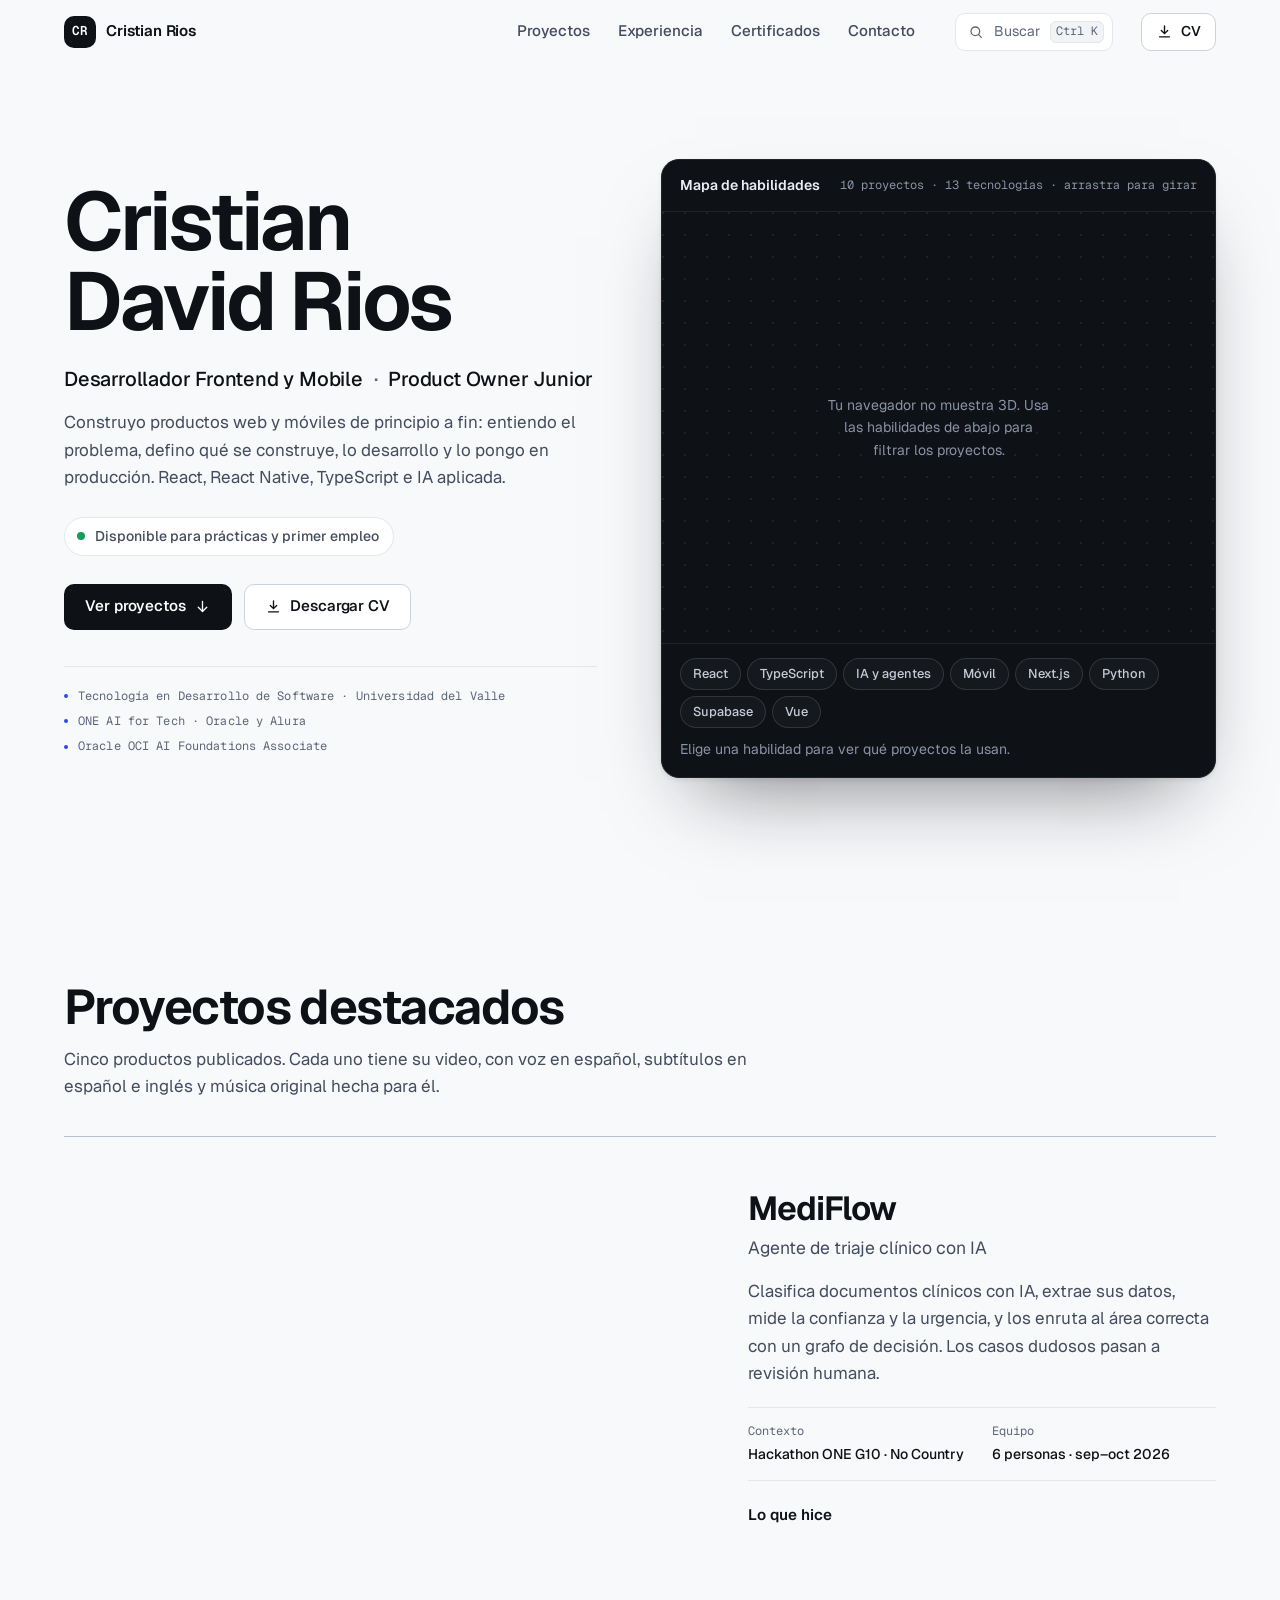
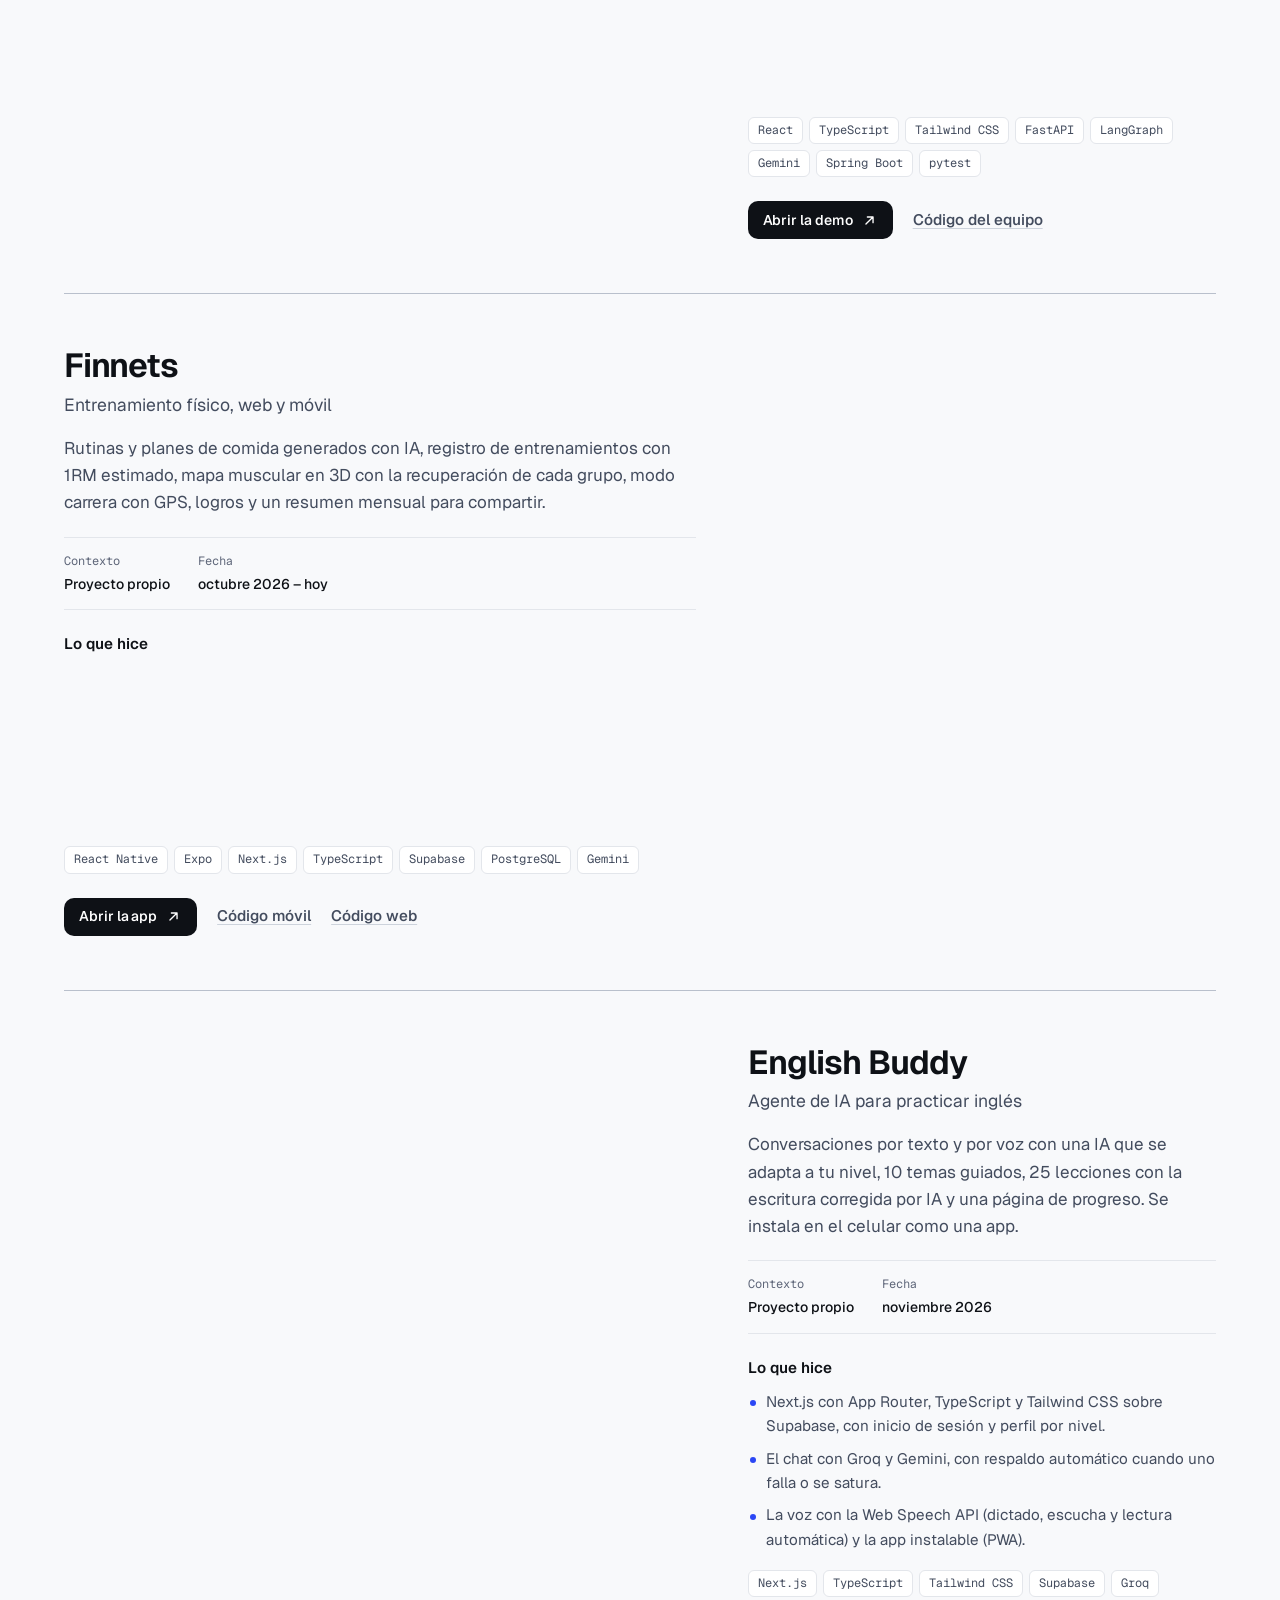
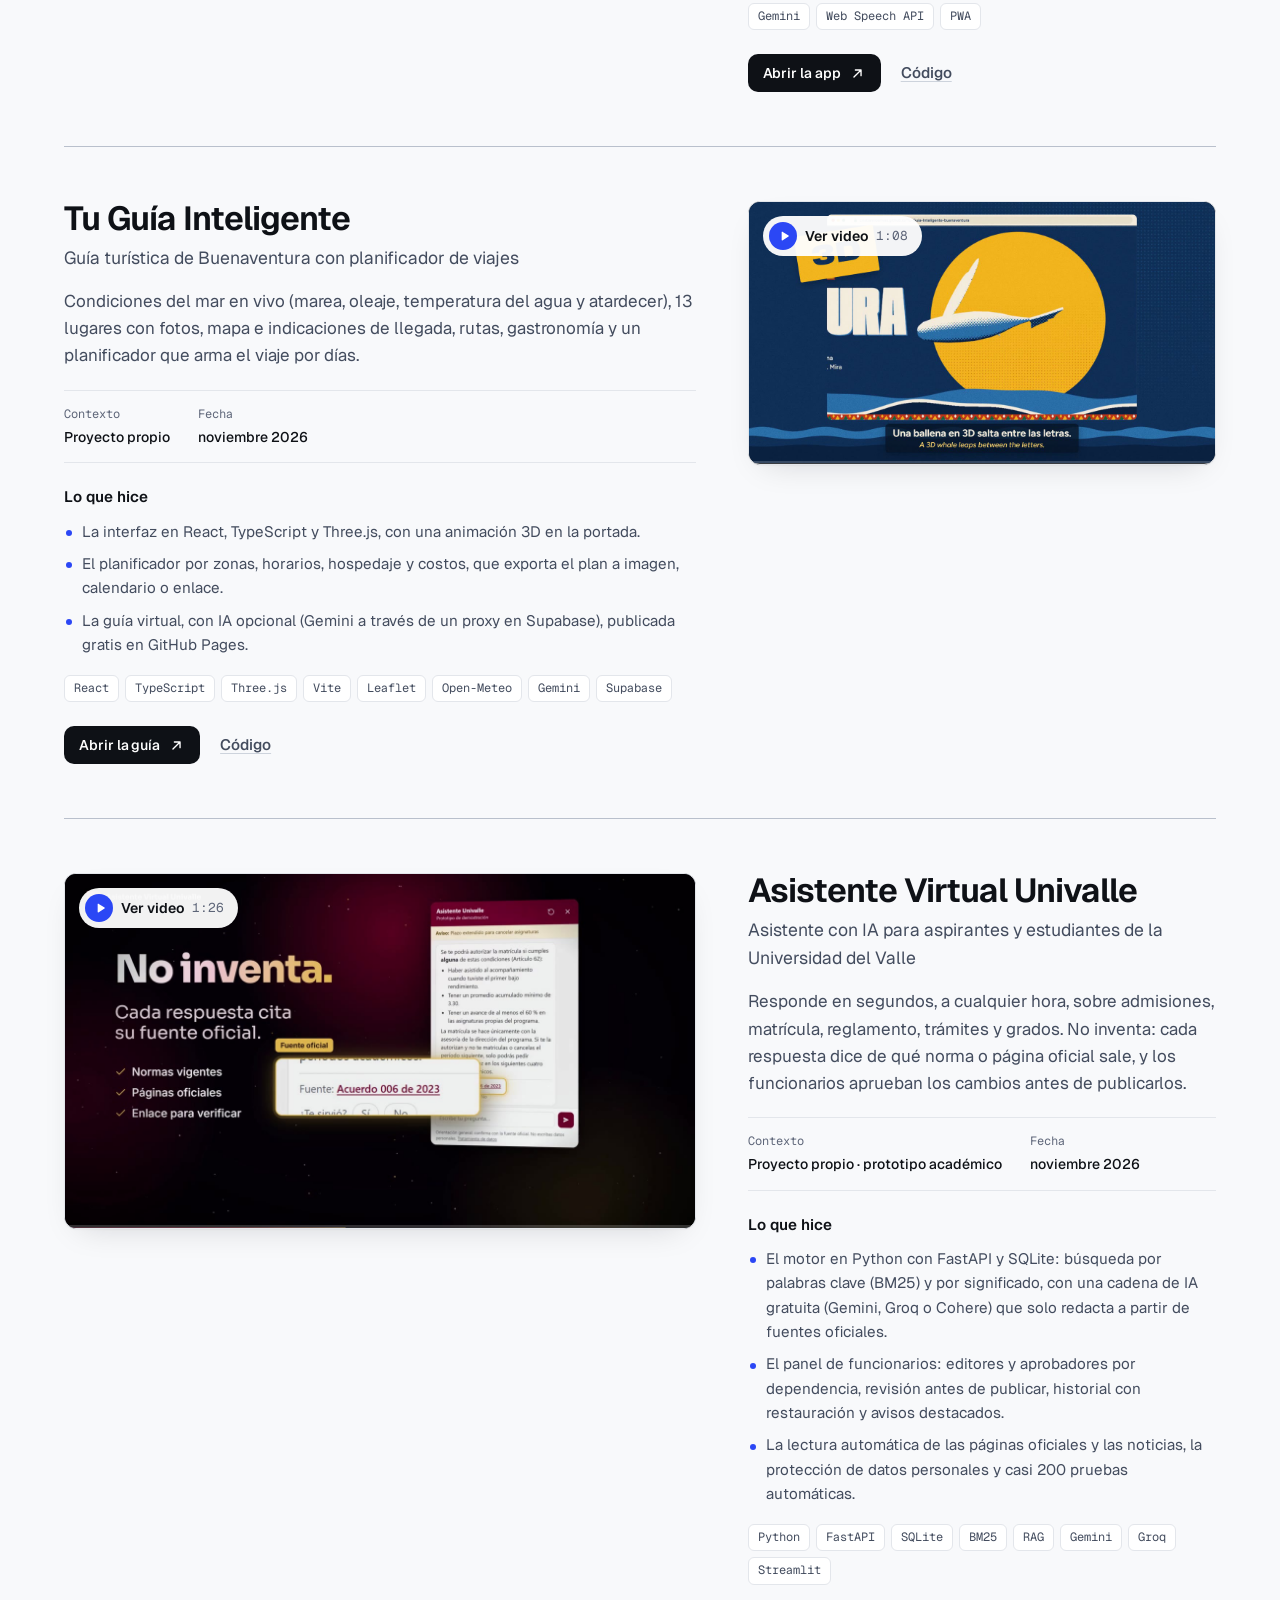
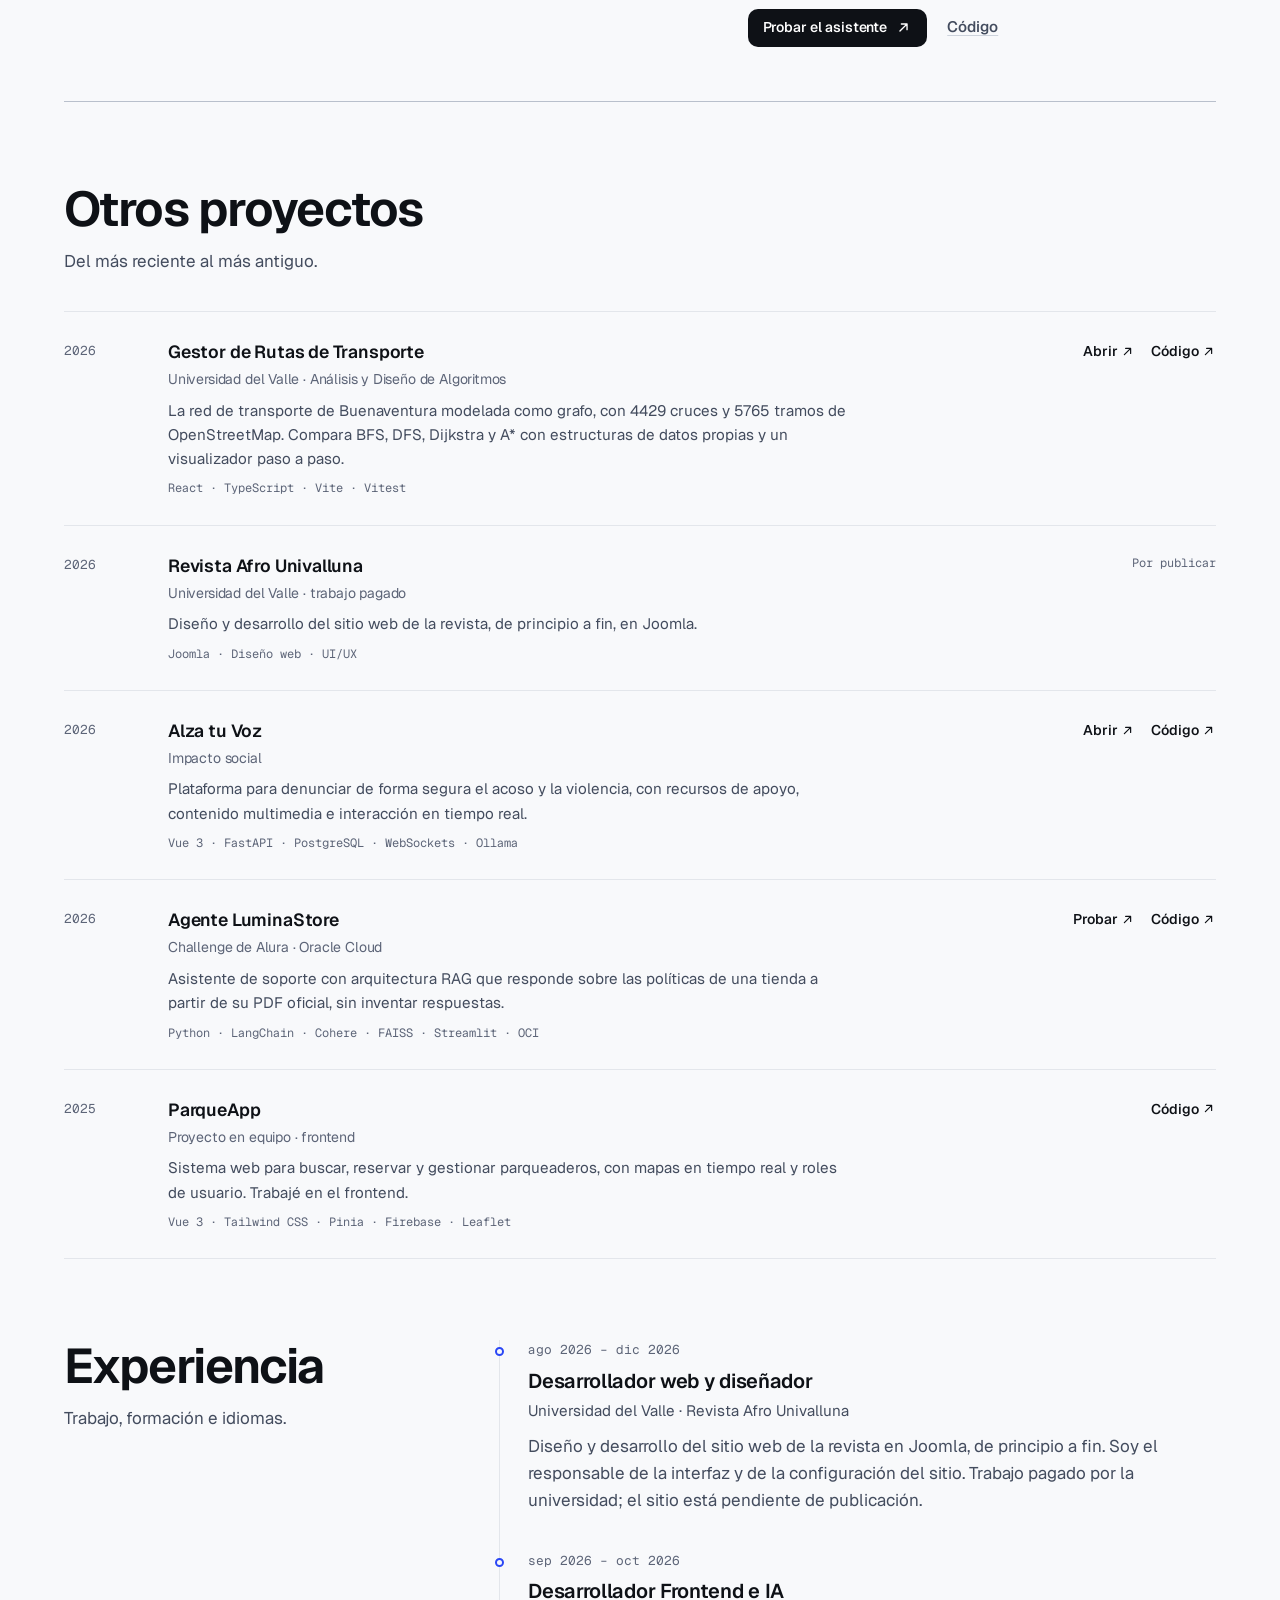
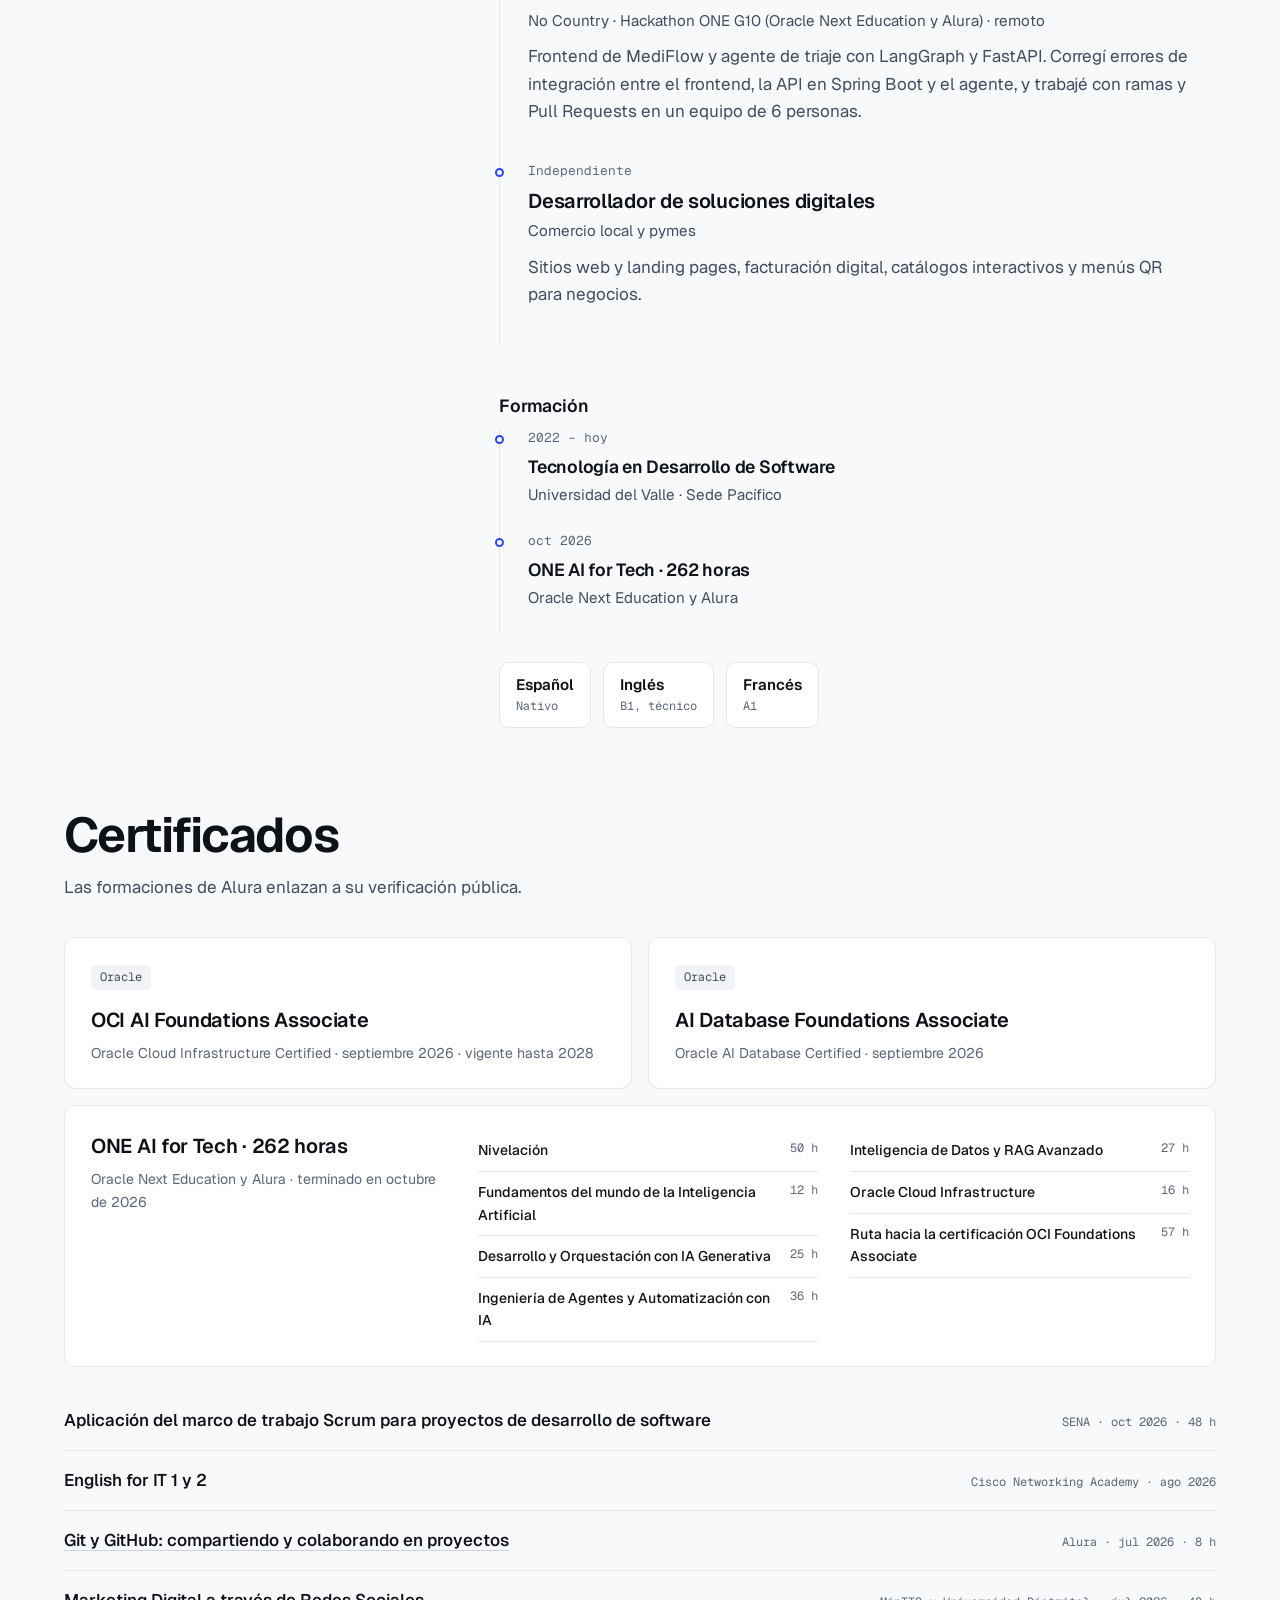
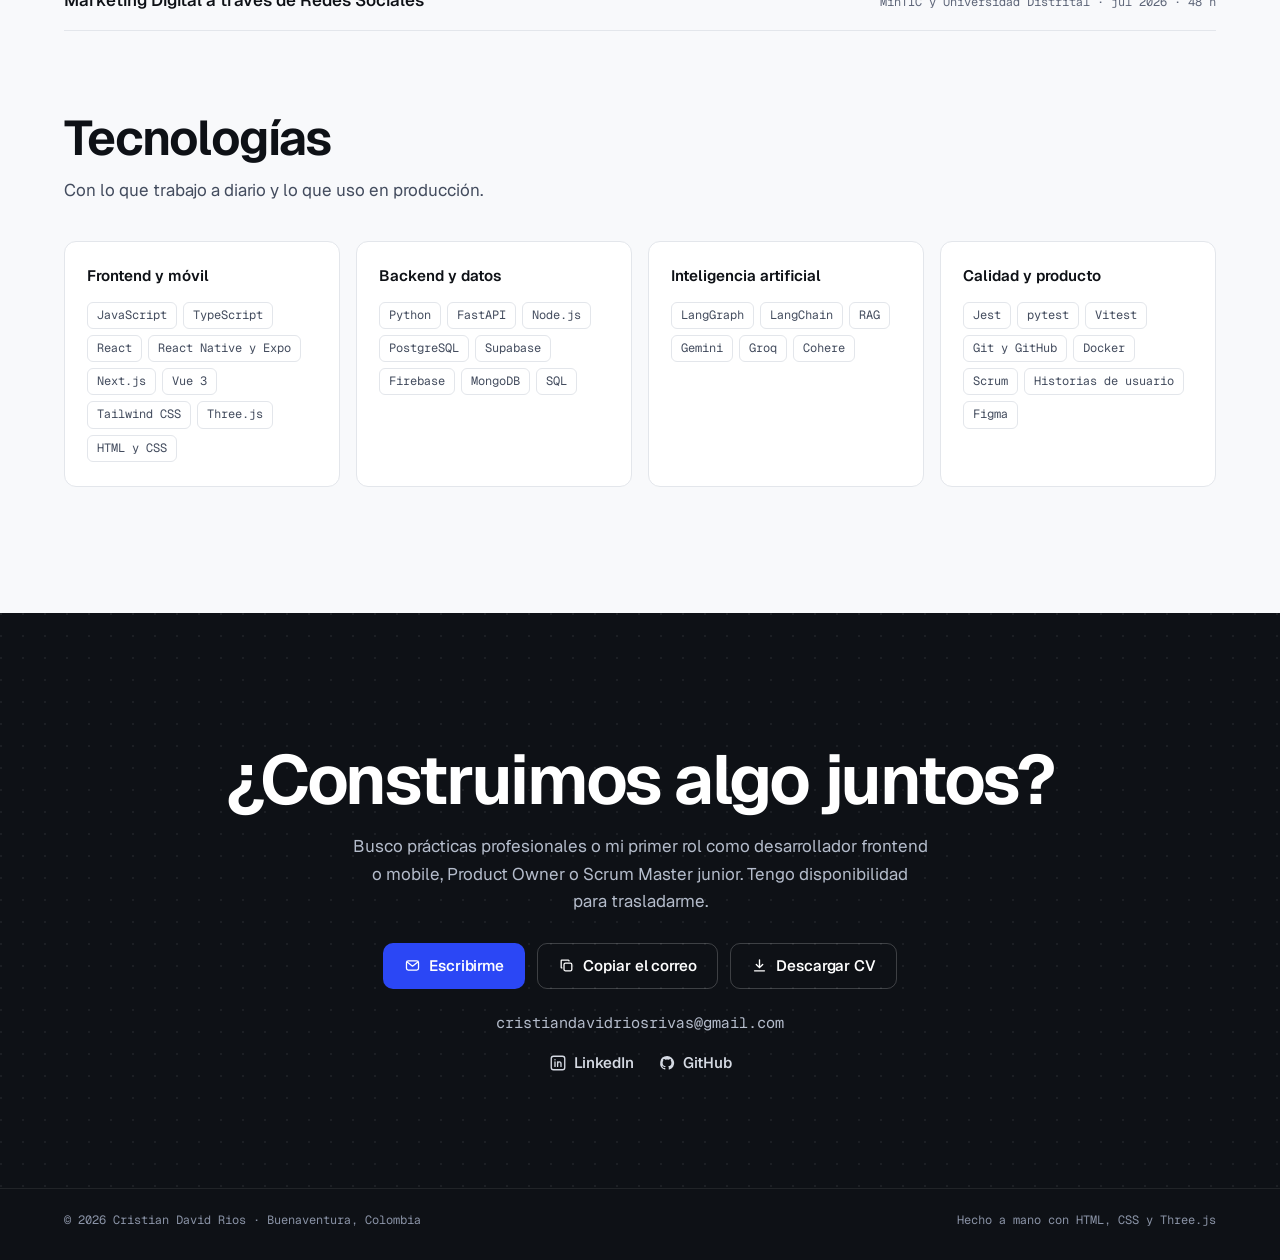
<file: index.html>
<!doctype html>
<html lang="es">
<head>
  <meta charset="utf-8" />
  <meta name="viewport" content="width=device-width, initial-scale=1, viewport-fit=cover" />
  <title>Cristian David Rios · Desarrollador Frontend y Mobile</title>
  <meta name="description" content="Portafolio de Cristian David Rios Rivas, desarrollador frontend y mobile. MediFlow, Finnets, English Buddy y Tu Guía Inteligente, cada uno contado en video. React, React Native, TypeScript, IA aplicada y Scrum." />
  <meta name="author" content="Cristian David Rios Rivas" />
  <meta name="theme-color" content="#f8f9fb" />
  <link rel="canonical" href="https://mi-portafoliocristianrios.vercel.app/" />
  <meta property="og:type" content="website" />
  <meta property="og:locale" content="es_CO" />
  <meta property="og:title" content="Cristian David Rios · Desarrollador Frontend y Mobile" />
  <meta property="og:description" content="Productos web y móviles de la idea a producción, con IA aplicada. Cada proyecto, contado en video." />
  <meta property="og:url" content="https://mi-portafoliocristianrios.vercel.app/" />
  <meta property="og:image" content="https://mi-portafoliocristianrios.vercel.app/assets/img/compartir.jpg" />
  <meta property="og:image:width" content="1200" />
  <meta property="og:image:height" content="630" />
  <meta name="twitter:card" content="summary_large_image" />
  <link rel="icon" href="assets/img/favicon.svg" type="image/svg+xml" />
  <link rel="preconnect" href="https://fonts.googleapis.com" />
  <link rel="preconnect" href="https://fonts.gstatic.com" crossorigin />
  <link rel="stylesheet" href="https://fonts.googleapis.com/css2?family=Geist:wght@300..800&family=Geist+Mono:wght@400..600&display=swap" />
  <link rel="stylesheet" href="assets/css/estilos.css" />
  <link rel="modulepreload" href="assets/js/main.js" />
  <script type="importmap">
    { "imports": { "three": "https://cdn.jsdelivr.net/npm/three@0.187.0/build/three.module.min.js" } }
  </script>
  <script type="module" src="assets/js/main.js"></script>
</head>
<body>
  <svg class="sprite" aria-hidden="true" focusable="false">
    <symbol id="i-play" viewBox="0 0 24 24"><path d="M8 5.2v13.6a.8.8 0 0 0 1.2.7l10.6-6.8a.8.8 0 0 0 0-1.4L9.2 4.5A.8.8 0 0 0 8 5.2Z" fill="currentColor"/></symbol>
    <symbol id="i-pausa" viewBox="0 0 24 24"><rect x="6.5" y="5" width="3.8" height="14" rx="1" fill="currentColor"/><rect x="13.7" y="5" width="3.8" height="14" rx="1" fill="currentColor"/></symbol>
    <symbol id="i-sonido" viewBox="0 0 24 24"><path d="M4 9.5h3.2L12 5.5v13l-4.8-4H4z" fill="currentColor"/><path d="M15.5 9a4.2 4.2 0 0 1 0 6M18 6.5a7.8 7.8 0 0 1 0 11" fill="none" stroke="currentColor" stroke-width="1.8" stroke-linecap="round"/></symbol>
    <symbol id="i-mudo" viewBox="0 0 24 24"><path d="M4 9.5h3.2L12 5.5v13l-4.8-4H4z" fill="currentColor"/><path d="m15.5 9.5 5 5m0-5-5 5" fill="none" stroke="currentColor" stroke-width="1.8" stroke-linecap="round"/></symbol>
    <symbol id="i-ampliar" viewBox="0 0 24 24"><path d="M4.5 9V4.5H9M15 4.5h4.5V9M19.5 15v4.5H15M9 19.5H4.5V15" fill="none" stroke="currentColor" stroke-width="1.8" stroke-linecap="round" stroke-linejoin="round"/></symbol>
    <symbol id="i-cerrar" viewBox="0 0 24 24"><path d="m6 6 12 12M18 6 6 18" fill="none" stroke="currentColor" stroke-width="1.9" stroke-linecap="round"/></symbol>
    <symbol id="i-flecha" viewBox="0 0 24 24"><path d="M7 17 17 7M9 7h8v8" fill="none" stroke="currentColor" stroke-width="1.9" stroke-linecap="round" stroke-linejoin="round"/></symbol>
    <symbol id="i-abajo" viewBox="0 0 24 24"><path d="M12 5v14m-6-6 6 6 6-6" fill="none" stroke="currentColor" stroke-width="1.9" stroke-linecap="round" stroke-linejoin="round"/></symbol>
    <symbol id="i-descarga" viewBox="0 0 24 24"><path d="M12 4v11m-4.5-4.5L12 15l4.5-4.5M5 19.5h14" fill="none" stroke="currentColor" stroke-width="1.9" stroke-linecap="round" stroke-linejoin="round"/></symbol>
    <symbol id="i-copiar" viewBox="0 0 24 24"><rect x="8.5" y="8.5" width="11" height="11" rx="2" fill="none" stroke="currentColor" stroke-width="1.8"/><path d="M15.5 5.5v-.3a.7.7 0 0 0-.7-.7H5.2a.7.7 0 0 0-.7.7v9.6a.7.7 0 0 0 .7.7h.3" fill="none" stroke="currentColor" stroke-width="1.8" stroke-linecap="round"/></symbol>
    <symbol id="i-correo" viewBox="0 0 24 24"><rect x="3.5" y="5.5" width="17" height="13" rx="2.5" fill="none" stroke="currentColor" stroke-width="1.8"/><path d="m4.5 7 7.5 6 7.5-6" fill="none" stroke="currentColor" stroke-width="1.8" stroke-linecap="round" stroke-linejoin="round"/></symbol>
    <symbol id="i-github" viewBox="0 0 24 24"><path d="M12 2.8a9.2 9.2 0 0 0-2.9 17.9c.46.08.63-.2.63-.44v-1.6c-2.56.56-3.1-1.1-3.1-1.1-.42-1.06-1.02-1.35-1.02-1.35-.84-.57.06-.56.06-.56.93.07 1.42.95 1.42.95.82 1.41 2.16 1 2.69.77.08-.6.32-1 .58-1.23-2.04-.23-4.19-1.02-4.19-4.55 0-1 .36-1.83.95-2.47-.1-.23-.41-1.17.09-2.43 0 0 .77-.25 2.53.94a8.8 8.8 0 0 1 4.6 0c1.76-1.19 2.53-.94 2.53-.94.5 1.26.19 2.2.09 2.43.59.64.95 1.46.95 2.47 0 3.54-2.16 4.32-4.21 4.55.33.29.62.85.62 1.71v2.54c0 .25.17.53.64.44A9.2 9.2 0 0 0 12 2.8Z" fill="currentColor"/></symbol>
    <symbol id="i-buscar" viewBox="0 0 24 24"><circle cx="11" cy="11" r="6.5" fill="none" stroke="currentColor" stroke-width="1.9"/><path d="m16 16 4 4" fill="none" stroke="currentColor" stroke-width="1.9" stroke-linecap="round"/></symbol>
    <symbol id="i-linkedin" viewBox="0 0 24 24"><rect x="3" y="3" width="18" height="18" rx="3" fill="none" stroke="currentColor" stroke-width="1.8"/><path d="M8 10.5v6M8 7.6v.1M11.5 16.5v-6m0 2.6c0-1.6 1-2.7 2.4-2.7 1.4 0 2.1 1 2.1 2.6v3.5" fill="none" stroke="currentColor" stroke-width="1.8" stroke-linecap="round"/></symbol>
  </svg>

  <a class="saltar" href="#proyectos">Saltar a los proyectos</a>

  <header class="barra" id="barra">
    <a class="marca" href="#inicio" aria-label="Cristian David Rios, inicio">
      <span class="marca-sello" aria-hidden="true">CR</span>
      <span class="marca-texto">Cristian Rios</span>
    </a>
    <nav class="menu" aria-label="Secciones">
      <a href="#proyectos">Proyectos</a>
      <a href="#experiencia">Experiencia</a>
      <a href="#certificados">Certificados</a>
      <a href="#contacto">Contacto</a>
    </nav>
    <button class="buscar" type="button" id="abrir-paleta" aria-label="Buscar en el portafolio (Ctrl+K)" aria-keyshortcuts="Control+K Meta+K">
      <svg aria-hidden="true"><use href="#i-buscar" /></svg><span class="buscar-texto">Buscar</span><kbd>Ctrl K</kbd>
    </button>
    <a class="boton boton-chico boton-linea barra-cv" href="Cristian_Rios_CV.pdf" download>
      <svg aria-hidden="true"><use href="#i-descarga" /></svg>CV
    </a>
  </header>

  <main id="contenido">
    <!-- PORTADA -->
    <section id="inicio" class="portada" aria-labelledby="nombre">
      <div class="portada-texto">
        <h1 id="nombre">Cristian David&nbsp;Rios</h1>
        <p class="portada-rol">Desarrollador Frontend y Mobile <span aria-hidden="true">·</span> Product Owner Junior</p>
        <p class="portada-valor">Construyo productos web y móviles de principio a fin: entiendo el problema, defino qué se construye, lo desarrollo y lo pongo en producción. React, React Native, TypeScript e IA aplicada.</p>
        <p class="estado"><span class="estado-punto" aria-hidden="true"></span>Disponible para prácticas y primer empleo</p>
        <div class="acciones">
          <a class="boton boton-tinta" href="#proyectos">Ver proyectos<svg aria-hidden="true"><use href="#i-abajo" /></svg></a>
          <a class="boton boton-linea" href="Cristian_Rios_CV.pdf" download><svg aria-hidden="true"><use href="#i-descarga" /></svg>Descargar CV</a>
        </div>
        <ul class="credenciales" aria-label="Formación y certificaciones">
          <li>Tecnología en Desarrollo de Software · Universidad del Valle</li>
          <li>ONE AI for Tech · Oracle y Alura</li>
          <li>Oracle OCI AI Foundations Associate</li>
        </ul>
      </div>

      <figure class="mapa" aria-labelledby="mapa-titulo">
        <figcaption class="mapa-cabeza">
          <span id="mapa-titulo">Mapa de habilidades</span>
          <span class="mapa-ayuda">10 proyectos · 13 tecnologías · arrastra para girar</span>
        </figcaption>
        <div class="mapa-lienzo" id="mapa-lienzo">
          <canvas id="grafo" aria-hidden="true"></canvas>
          <div class="mapa-etiquetas" id="mapa-etiquetas" aria-hidden="true"></div>
        </div>
        <div class="filtro">
          <div class="fichas" id="fichas" role="group" aria-label="Filtrar proyectos por habilidad"></div>
          <p class="filtro-salida" id="filtro-salida" aria-live="polite">Elige una habilidad para ver qué proyectos la usan.</p>
        </div>
      </figure>
    </section>

    <!-- PROYECTOS DESTACADOS -->
    <section id="proyectos" class="seccion" aria-labelledby="titulo-proyectos">
      <div class="seccion-cabeza">
        <h2 id="titulo-proyectos">Proyectos destacados</h2>
        <p>Cinco productos publicados. Cada uno tiene su video, con voz en español, subtítulos en español e inglés y música original hecha para él.</p>
      </div>

      <article class="proyecto" id="p-mediflow" data-proyecto="mediflow" aria-labelledby="t-mediflow">
        <div class="medio">
          <video class="avance" muted loop playsinline preload="none" poster="assets/img/mediflow.jpg" data-src="assets/video/mediflow-avance.mp4" aria-hidden="true"></video>
          <button class="ver-video" type="button" data-video="mediflow" data-titulo="MediFlow" data-duracion="1:24"><svg aria-hidden="true"><use href="#i-play" /></svg>Ver video <span class="duracion">1:24</span></button>
          <span class="medio-avance" aria-hidden="true"><i></i></span>
        </div>
        <div class="proyecto-texto">
          <h3 id="t-mediflow">MediFlow</h3>
          <p class="proyecto-sub">Agente de triaje clínico con IA</p>
          <p>Clasifica documentos clínicos con IA, extrae sus datos, mide la confianza y la urgencia, y los enruta al área correcta con un grafo de decisión. Los casos dudosos pasan a revisión humana.</p>
          <dl class="ficha">
            <div><dt>Contexto</dt><dd>Hackathon ONE G10 · No Country</dd></div>
            <div><dt>Equipo</dt><dd>6 personas · sep–oct 2026</dd></div>
          </dl>
          <h4>Lo que hice</h4>
          <ul class="hice">
            <li>El frontend en React, TypeScript y Tailwind CSS, con vistas según el rol de cada usuario.</li>
            <li>El agente de triaje con LangGraph y FastAPI, que cambia de modelo de Gemini cuando el principal está saturado.</li>
            <li>Pruebas con pytest y el despliegue en Vercel, Railway y Hugging Face Spaces.</li>
          </ul>
          <ul class="pila" aria-label="Tecnologías"><li>React</li><li>TypeScript</li><li>Tailwind CSS</li><li>FastAPI</li><li>LangGraph</li><li>Gemini</li><li>Spring Boot</li><li>pytest</li></ul>
          <p class="enlaces">
            <a class="boton boton-tinta boton-chico" href="https://mediflow-frontend-wheat.vercel.app/" target="_blank" rel="noopener">Abrir la demo<svg aria-hidden="true"><use href="#i-flecha" /></svg></a>
            <a class="enlace" href="https://github.com/No-Country-simulation/mediflow-g10-latam-equipo13" target="_blank" rel="noopener">Código del equipo</a>
          </p>
        </div>
      </article>

      <article class="proyecto proyecto-inverso" id="p-finnets" data-proyecto="finnets" aria-labelledby="t-finnets">
        <div class="medio">
          <video class="avance" muted loop playsinline preload="none" poster="assets/img/finnets.jpg" data-src="assets/video/finnets-avance.mp4" aria-hidden="true"></video>
          <button class="ver-video" type="button" data-video="finnets" data-titulo="Finnets" data-duracion="1:06"><svg aria-hidden="true"><use href="#i-play" /></svg>Ver video <span class="duracion">1:06</span></button>
          <span class="medio-avance" aria-hidden="true"><i></i></span>
        </div>
        <div class="proyecto-texto">
          <h3 id="t-finnets">Finnets</h3>
          <p class="proyecto-sub">Entrenamiento físico, web y móvil</p>
          <p>Rutinas y planes de comida generados con IA, registro de entrenamientos con 1RM estimado, mapa muscular en 3D con la recuperación de cada grupo, modo carrera con GPS, logros y un resumen mensual para compartir.</p>
          <dl class="ficha">
            <div><dt>Contexto</dt><dd>Proyecto propio</dd></div>
            <div><dt>Fecha</dt><dd>octubre 2026 – hoy</dd></div>
          </dl>
          <h4>Lo que hice</h4>
          <ul class="hice">
            <li>La app móvil en React Native con Expo y la web en Next.js, que comparten la misma lógica.</li>
            <li>Las tablas y migraciones en Supabase, con seguridad por filas (RLS) para los datos de cada usuario.</li>
            <li>El consentimiento de datos según la Ley 1581 y el borrado de cuenta; la ruta del GPS se queda en el teléfono.</li>
          </ul>
          <ul class="pila" aria-label="Tecnologías"><li>React Native</li><li>Expo</li><li>Next.js</li><li>TypeScript</li><li>Supabase</li><li>PostgreSQL</li><li>Gemini</li></ul>
          <p class="enlaces">
            <a class="boton boton-tinta boton-chico" href="https://fitnnets.vercel.app" target="_blank" rel="noopener">Abrir la app<svg aria-hidden="true"><use href="#i-flecha" /></svg></a>
            <a class="enlace" href="https://github.com/Cristianriosrivas/fitnnets-mobile" target="_blank" rel="noopener">Código móvil</a>
            <a class="enlace" href="https://github.com/Cristianriosrivas/fitnnets" target="_blank" rel="noopener">Código web</a>
          </p>
        </div>
      </article>

      <article class="proyecto" id="p-english-buddy" data-proyecto="english-buddy" aria-labelledby="t-english-buddy">
        <div class="medio">
          <video class="avance" muted loop playsinline preload="none" poster="assets/img/english-buddy.jpg" data-src="assets/video/english-buddy-avance.mp4" aria-hidden="true"></video>
          <button class="ver-video" type="button" data-video="english-buddy" data-titulo="English Buddy" data-duracion="0:54"><svg aria-hidden="true"><use href="#i-play" /></svg>Ver video <span class="duracion">0:54</span></button>
          <span class="medio-avance" aria-hidden="true"><i></i></span>
        </div>
        <div class="proyecto-texto">
          <h3 id="t-english-buddy">English Buddy</h3>
          <p class="proyecto-sub">Agente de IA para practicar inglés</p>
          <p>Conversaciones por texto y por voz con una IA que se adapta a tu nivel, 10 temas guiados, 25 lecciones con la escritura corregida por IA y una página de progreso. Se instala en el celular como una app.</p>
          <dl class="ficha">
            <div><dt>Contexto</dt><dd>Proyecto propio</dd></div>
            <div><dt>Fecha</dt><dd>noviembre 2026</dd></div>
          </dl>
          <h4>Lo que hice</h4>
          <ul class="hice">
            <li>Next.js con App Router, TypeScript y Tailwind CSS sobre Supabase, con inicio de sesión y perfil por nivel.</li>
            <li>El chat con Groq y Gemini, con respaldo automático cuando uno falla o se satura.</li>
            <li>La voz con la Web Speech API (dictado, escucha y lectura automática) y la app instalable (PWA).</li>
          </ul>
          <ul class="pila" aria-label="Tecnologías"><li>Next.js</li><li>TypeScript</li><li>Tailwind CSS</li><li>Supabase</li><li>Groq</li><li>Gemini</li><li>Web Speech API</li><li>PWA</li></ul>
          <p class="enlaces">
            <a class="boton boton-tinta boton-chico" href="https://english-buddy-six-drab.vercel.app" target="_blank" rel="noopener">Abrir la app<svg aria-hidden="true"><use href="#i-flecha" /></svg></a>
            <a class="enlace" href="https://github.com/Cristianriosrivas/english-buddy" target="_blank" rel="noopener">Código</a>
          </p>
        </div>
      </article>

      <article class="proyecto proyecto-inverso" id="p-tu-guia" data-proyecto="tu-guia" aria-labelledby="t-tu-guia">
        <div class="medio">
          <video class="avance" muted loop playsinline preload="none" poster="assets/img/tu-guia.jpg" data-src="assets/video/tu-guia-avance.mp4" aria-hidden="true"></video>
          <button class="ver-video" type="button" data-video="tu-guia" data-titulo="Tu Guía Inteligente" data-duracion="1:08"><svg aria-hidden="true"><use href="#i-play" /></svg>Ver video <span class="duracion">1:08</span></button>
          <span class="medio-avance" aria-hidden="true"><i></i></span>
        </div>
        <div class="proyecto-texto">
          <h3 id="t-tu-guia">Tu Guía Inteligente</h3>
          <p class="proyecto-sub">Guía turística de Buenaventura con planificador de viajes</p>
          <p>Condiciones del mar en vivo (marea, oleaje, temperatura del agua y atardecer), 13 lugares con fotos, mapa e indicaciones de llegada, rutas, gastronomía y un planificador que arma el viaje por días.</p>
          <dl class="ficha">
            <div><dt>Contexto</dt><dd>Proyecto propio</dd></div>
            <div><dt>Fecha</dt><dd>noviembre 2026</dd></div>
          </dl>
          <h4>Lo que hice</h4>
          <ul class="hice">
            <li>La interfaz en React, TypeScript y Three.js, con una animación 3D en la portada.</li>
            <li>El planificador por zonas, horarios, hospedaje y costos, que exporta el plan a imagen, calendario o enlace.</li>
            <li>La guía virtual, con IA opcional (Gemini a través de un proxy en Supabase), publicada gratis en GitHub Pages.</li>
          </ul>
          <ul class="pila" aria-label="Tecnologías"><li>React</li><li>TypeScript</li><li>Three.js</li><li>Vite</li><li>Leaflet</li><li>Open-Meteo</li><li>Gemini</li><li>Supabase</li></ul>
          <p class="enlaces">
            <a class="boton boton-tinta boton-chico" href="https://cristianriosrivas.github.io/Tu-Guia-Inteligente-buenaventura/" target="_blank" rel="noopener">Abrir la guía<svg aria-hidden="true"><use href="#i-flecha" /></svg></a>
            <a class="enlace" href="https://github.com/Cristianriosrivas/Tu-Guia-Inteligente-buenaventura" target="_blank" rel="noopener">Código</a>
          </p>
        </div>
      </article>
      <article class="proyecto" id="p-asistente-univalle" data-proyecto="asistente-univalle" aria-labelledby="t-asistente-univalle">
        <div class="medio">
          <video class="avance" muted loop playsinline preload="none" poster="assets/img/asistente-univalle.jpg" data-src="assets/video/asistente-univalle-avance.mp4" aria-hidden="true"></video>
          <button class="ver-video" type="button" data-video="asistente-univalle" data-titulo="Asistente Virtual Univalle" data-duracion="1:26"><svg aria-hidden="true"><use href="#i-play" /></svg>Ver video <span class="duracion">1:26</span></button>
          <span class="medio-avance" aria-hidden="true"><i></i></span>
        </div>
        <div class="proyecto-texto">
          <h3 id="t-asistente-univalle">Asistente Virtual Univalle</h3>
          <p class="proyecto-sub">Asistente con IA para aspirantes y estudiantes de la Universidad del Valle</p>
          <p>Responde en segundos, a cualquier hora, sobre admisiones, matrícula, reglamento, trámites y grados. No inventa: cada respuesta dice de qué norma o página oficial sale, y los funcionarios aprueban los cambios antes de publicarlos.</p>
          <dl class="ficha">
            <div><dt>Contexto</dt><dd>Proyecto propio · prototipo académico</dd></div>
            <div><dt>Fecha</dt><dd>noviembre 2026</dd></div>
          </dl>
          <h4>Lo que hice</h4>
          <ul class="hice">
            <li>El motor en Python con FastAPI y SQLite: búsqueda por palabras clave (BM25) y por significado, con una cadena de IA gratuita (Gemini, Groq o Cohere) que solo redacta a partir de fuentes oficiales.</li>
            <li>El panel de funcionarios: editores y aprobadores por dependencia, revisión antes de publicar, historial con restauración y avisos destacados.</li>
            <li>La lectura automática de las páginas oficiales y las noticias, la protección de datos personales y casi 200 pruebas automáticas.</li>
          </ul>
          <ul class="pila" aria-label="Tecnologías"><li>Python</li><li>FastAPI</li><li>SQLite</li><li>BM25</li><li>RAG</li><li>Gemini</li><li>Groq</li><li>Streamlit</li></ul>
          <p class="enlaces">
            <a class="boton boton-tinta boton-chico" href="https://reglamento-univalle-ia-d2u6pdect5emm4nbc9hkxe.streamlit.app/" target="_blank" rel="noopener">Probar el asistente<svg aria-hidden="true"><use href="#i-flecha" /></svg></a>
            <a class="enlace" href="https://github.com/Cristianriosrivas/reglamento-univalle-ia" target="_blank" rel="noopener">Código</a>
          </p>
        </div>
      </article>
    </section>

    <!-- OTROS PROYECTOS -->
    <section id="otros" class="seccion" aria-labelledby="titulo-otros">
      <div class="seccion-cabeza">
        <h2 id="titulo-otros">Otros proyectos</h2>
        <p>Del más reciente al más antiguo.</p>
      </div>
      <ol class="otros" id="lista-otros">
        <li id="otro-gestor-rutas" data-proyecto="gestor-rutas">
          <span class="otro-anio">2026</span>
          <div class="otro-cuerpo">
            <h3>Gestor de Rutas de Transporte <span>Universidad del Valle · Análisis y Diseño de Algoritmos</span></h3>
            <p>La red de transporte de Buenaventura modelada como grafo, con 4429 cruces y 5765 tramos de OpenStreetMap. Compara BFS, DFS, Dijkstra y A* con estructuras de datos propias y un visualizador paso a paso.</p>
            <p class="otro-pila">React · TypeScript · Vite · Vitest</p>
          </div>
          <p class="otro-enlaces"><a href="https://gestor-rutas-ada.cristian-david-rios.workers.dev" target="_blank" rel="noopener">Abrir<svg aria-hidden="true"><use href="#i-flecha" /></svg></a><a href="https://github.com/Cristianriosrivas/Proyecto_ADA" target="_blank" rel="noopener">Código<svg aria-hidden="true"><use href="#i-flecha" /></svg></a></p>
        </li>
        <li id="otro-afro-univalluna" data-proyecto="afro-univalluna">
          <span class="otro-anio">2026</span>
          <div class="otro-cuerpo">
            <h3>Revista Afro Univalluna <span>Universidad del Valle · trabajo pagado</span></h3>
            <p>Diseño y desarrollo del sitio web de la revista, de principio a fin, en Joomla.</p>
            <p class="otro-pila">Joomla · Diseño web · UI/UX</p>
          </div>
          <p class="otro-enlaces"><span class="otro-pendiente">Por publicar</span></p>
        </li>
        <li id="otro-alza-tu-voz" data-proyecto="alza-tu-voz">
          <span class="otro-anio">2026</span>
          <div class="otro-cuerpo">
            <h3>Alza tu Voz <span>Impacto social</span></h3>
            <p>Plataforma para denunciar de forma segura el acoso y la violencia, con recursos de apoyo, contenido multimedia e interacción en tiempo real.</p>
            <p class="otro-pila">Vue 3 · FastAPI · PostgreSQL · WebSockets · Ollama</p>
          </div>
          <p class="otro-enlaces"><a href="https://alza-tu-voz.vercel.app/" target="_blank" rel="noopener">Abrir<svg aria-hidden="true"><use href="#i-flecha" /></svg></a><a href="https://github.com/Cristianriosrivas/Alza_tu_voz" target="_blank" rel="noopener">Código<svg aria-hidden="true"><use href="#i-flecha" /></svg></a></p>
        </li>
        <li id="otro-luminastore" data-proyecto="luminastore">
          <span class="otro-anio">2026</span>
          <div class="otro-cuerpo">
            <h3>Agente LuminaStore <span>Challenge de Alura · Oracle Cloud</span></h3>
            <p>Asistente de soporte con arquitectura RAG que responde sobre las políticas de una tienda a partir de su PDF oficial, sin inventar respuestas.</p>
            <p class="otro-pila">Python · LangChain · Cohere · FAISS · Streamlit · OCI</p>
          </div>
          <p class="otro-enlaces"><a href="https://luminastore-agente-ia-challenge-alura.streamlit.app/" target="_blank" rel="noopener">Probar<svg aria-hidden="true"><use href="#i-flecha" /></svg></a><a href="https://github.com/Cristianriosrivas/luminastore-agente-ia" target="_blank" rel="noopener">Código<svg aria-hidden="true"><use href="#i-flecha" /></svg></a></p>
        </li>
        <li id="otro-parqueapp" data-proyecto="parqueapp">
          <span class="otro-anio">2025</span>
          <div class="otro-cuerpo">
            <h3>ParqueApp <span>Proyecto en equipo · frontend</span></h3>
            <p>Sistema web para buscar, reservar y gestionar parqueaderos, con mapas en tiempo real y roles de usuario. Trabajé en el frontend.</p>
            <p class="otro-pila">Vue 3 · Tailwind CSS · Pinia · Firebase · Leaflet</p>
          </div>
          <p class="otro-enlaces"><a href="https://github.com/Cristianriosrivas/Parqueapp-frontend" target="_blank" rel="noopener">Código<svg aria-hidden="true"><use href="#i-flecha" /></svg></a></p>
        </li>
      </ol>
    </section>

    <!-- EXPERIENCIA -->
    <section id="experiencia" class="seccion seccion-doble" aria-labelledby="titulo-experiencia">
      <div class="seccion-cabeza seccion-cabeza-fija">
        <h2 id="titulo-experiencia">Experiencia</h2>
        <p>Trabajo, formación e idiomas.</p>
      </div>
      <div class="linea">
        <ol class="hitos">
          <li>
            <time>ago 2026 – dic 2026</time>
            <h3>Desarrollador web y diseñador</h3>
            <p class="hito-lugar">Universidad del Valle · Revista Afro Univalluna</p>
            <p>Diseño y desarrollo del sitio web de la revista en Joomla, de principio a fin. Soy el responsable de la interfaz y de la configuración del sitio. Trabajo pagado por la universidad; el sitio está pendiente de publicación.</p>
          </li>
          <li>
            <time>sep 2026 – oct 2026</time>
            <h3>Desarrollador Frontend e IA</h3>
            <p class="hito-lugar">No Country · Hackathon ONE G10 (Oracle Next Education y Alura) · remoto</p>
            <p>Frontend de MediFlow y agente de triaje con LangGraph y FastAPI. Corregí errores de integración entre el frontend, la API en Spring Boot y el agente, y trabajé con ramas y Pull Requests en un equipo de 6 personas.</p>
          </li>
          <li>
            <time>Independiente</time>
            <h3>Desarrollador de soluciones digitales</h3>
            <p class="hito-lugar">Comercio local y pymes</p>
            <p>Sitios web y landing pages, facturación digital, catálogos interactivos y menús QR para negocios.</p>
          </li>
        </ol>
        <h3 class="subtitulo">Formación</h3>
        <ol class="hitos hitos-cortos">
          <li><time>2022 – hoy</time><h4>Tecnología en Desarrollo de Software</h4><p class="hito-lugar">Universidad del Valle · Sede Pacífico</p></li>
          <li><time>oct 2026</time><h4>ONE AI for Tech · 262 horas</h4><p class="hito-lugar">Oracle Next Education y Alura</p></li>
        </ol>
        <dl class="idiomas">
          <div><dt>Español</dt><dd>Nativo</dd></div>
          <div><dt>Inglés</dt><dd>B1, técnico</dd></div>
          <div><dt>Francés</dt><dd>A1</dd></div>
        </dl>
      </div>
    </section>

    <!-- CERTIFICADOS -->
    <section id="certificados" class="seccion" aria-labelledby="titulo-certificados">
      <div class="seccion-cabeza">
        <h2 id="titulo-certificados">Certificados</h2>
        <p>Las formaciones de Alura enlazan a su verificación pública.</p>
      </div>
      <div class="certificados">
        <article class="cert cert-oracle">
          <span class="cert-emisor">Oracle</span>
          <h3>OCI AI Foundations Associate</h3>
          <p>Oracle Cloud Infrastructure Certified · septiembre 2026 · vigente hasta 2028</p>
        </article>
        <article class="cert cert-oracle">
          <span class="cert-emisor">Oracle</span>
          <h3>AI Database Foundations Associate</h3>
          <p>Oracle AI Database Certified · septiembre 2026</p>
        </article>
        <article class="cert cert-one">
          <div class="cert-one-cabeza">
            <h3>ONE AI for Tech · 262 horas</h3>
            <p>Oracle Next Education y Alura · terminado en octubre de 2026</p>
          </div>
          <ul class="formaciones">
            <li><a href="https://app.aluracursos.com/degree/certificate/f9ba5b21-8dda-4343-9c70-1ba47d89af4d" target="_blank" rel="noopener">Nivelación</a><span>50 h</span></li>
            <li><a href="https://app.aluracursos.com/degree/certificate/9ed0c854-3449-46cb-94ea-435d2873cb0f" target="_blank" rel="noopener">Fundamentos del mundo de la Inteligencia Artificial</a><span>12 h</span></li>
            <li><a href="https://app.aluracursos.com/degree/certificate/5463d672-c077-4ab3-a7da-8757cae3507d" target="_blank" rel="noopener">Desarrollo y Orquestación con IA Generativa</a><span>25 h</span></li>
            <li><a href="https://app.aluracursos.com/degree/certificate/443bd97c-6d70-4d7f-b160-9df405546a2c" target="_blank" rel="noopener">Ingeniería de Agentes y Automatización con IA</a><span>36 h</span></li>
            <li><a href="https://app.aluracursos.com/degree/certificate/474f5aea-d938-4bef-a50b-59ce0e4356de" target="_blank" rel="noopener">Inteligencia de Datos y RAG Avanzado</a><span>27 h</span></li>
            <li><a href="https://app.aluracursos.com/degree/certificate/ba5298a5-8d3f-46a1-b6bb-f2d5ec4e823a" target="_blank" rel="noopener">Oracle Cloud Infrastructure</a><span>16 h</span></li>
            <li><a href="https://app.aluracursos.com/degree/certificate/57734abb-b11a-416f-8b8f-70a92a4339c9" target="_blank" rel="noopener">Ruta hacia la certificación OCI Foundations Associate</a><span>57 h</span></li>
          </ul>
        </article>
        <ul class="certs">
          <li><span class="cert-nombre">Aplicación del marco de trabajo Scrum para proyectos de desarrollo de software</span><span class="cert-dato">SENA · oct 2026 · 48 h</span></li>
          <li><span class="cert-nombre">English for IT 1 y 2</span><span class="cert-dato">Cisco Networking Academy · ago 2026</span></li>
          <li><span class="cert-nombre"><a href="https://app.aluracursos.com/certificate/84a2a591-9034-4a7c-8627-58103bf6d288" target="_blank" rel="noopener">Git y GitHub: compartiendo y colaborando en proyectos</a></span><span class="cert-dato">Alura · jul 2026 · 8 h</span></li>
          <li><span class="cert-nombre">Marketing Digital a través de Redes Sociales</span><span class="cert-dato">MinTIC y Universidad Distrital · jul 2026 · 48 h</span></li>
        </ul>
      </div>
    </section>

    <!-- HABILIDADES -->
    <section id="habilidades" class="seccion" aria-labelledby="titulo-habilidades">
      <div class="seccion-cabeza">
        <h2 id="titulo-habilidades">Tecnologías</h2>
        <p>Con lo que trabajo a diario y lo que uso en producción.</p>
      </div>
      <div class="grupos">
        <div class="grupo">
          <h3>Frontend y móvil</h3>
          <ul><li>JavaScript</li><li>TypeScript</li><li>React</li><li>React Native y Expo</li><li>Next.js</li><li>Vue 3</li><li>Tailwind CSS</li><li>Three.js</li><li>HTML y CSS</li></ul>
        </div>
        <div class="grupo">
          <h3>Backend y datos</h3>
          <ul><li>Python</li><li>FastAPI</li><li>Node.js</li><li>PostgreSQL</li><li>Supabase</li><li>Firebase</li><li>MongoDB</li><li>SQL</li></ul>
        </div>
        <div class="grupo">
          <h3>Inteligencia artificial</h3>
          <ul><li>LangGraph</li><li>LangChain</li><li>RAG</li><li>Gemini</li><li>Groq</li><li>Cohere</li></ul>
        </div>
        <div class="grupo">
          <h3>Calidad y producto</h3>
          <ul><li>Jest</li><li>pytest</li><li>Vitest</li><li>Git y GitHub</li><li>Docker</li><li>Scrum</li><li>Historias de usuario</li><li>Figma</li></ul>
        </div>
      </div>
    </section>

    <!-- CONTACTO -->
    <section id="contacto" class="contacto" aria-labelledby="titulo-contacto">
      <h2 id="titulo-contacto">¿Construimos algo juntos?</h2>
      <p>Busco prácticas profesionales o mi primer rol como desarrollador frontend o mobile, Product Owner o Scrum Master junior. Tengo disponibilidad para trasladarme.</p>
      <div class="acciones">
        <a class="boton boton-acento" href="mailto:cristiandavidriosrivas@gmail.com?subject=Contacto%20desde%20tu%20portafolio"><svg aria-hidden="true"><use href="#i-correo" /></svg>Escribirme</a>
        <button class="boton boton-linea" type="button" id="copiar-correo" data-correo="cristiandavidriosrivas@gmail.com"><svg aria-hidden="true"><use href="#i-copiar" /></svg><span>Copiar el correo</span></button>
        <a class="boton boton-linea" href="Cristian_Rios_CV.pdf" download><svg aria-hidden="true"><use href="#i-descarga" /></svg>Descargar CV</a>
      </div>
      <p class="contacto-correo">cristiandavidriosrivas@gmail.com</p>
      <p class="redes">
        <a href="https://linkedin.com/in/cristian-david-rios-rivas-998b383b7" target="_blank" rel="noopener"><svg aria-hidden="true"><use href="#i-linkedin" /></svg>LinkedIn</a>
        <a href="https://github.com/Cristianriosrivas" target="_blank" rel="noopener"><svg aria-hidden="true"><use href="#i-github" /></svg>GitHub</a>
      </p>
    </section>
  </main>

  <footer class="pie">
    <p>© 2026 Cristian David Rios · Buenaventura, Colombia</p>
    <p>Hecho a mano con HTML, CSS y Three.js</p>
  </footer>

  <!-- Buscador rápido -->
  <dialog class="paleta" id="paleta" aria-label="Buscar en el portafolio">
    <div class="paleta-campo">
      <svg aria-hidden="true"><use href="#i-buscar" /></svg>
      <input id="paleta-campo" type="text" role="combobox" aria-expanded="true" aria-controls="paleta-lista" aria-autocomplete="list" autocomplete="off" spellcheck="false" placeholder="Busca un proyecto, una tecnología o una sección" />
      <kbd>Esc</kbd>
    </div>
    <div class="paleta-lista" id="paleta-lista" role="listbox" aria-label="Resultados"></div>
    <div class="paleta-pie" aria-hidden="true"><span><kbd>↑</kbd><kbd>↓</kbd> moverse</span><span><kbd>Enter</kbd> abrir</span></div>
  </dialog>

  <!-- Sala de video -->
  <dialog class="cine" id="cine" aria-labelledby="cine-titulo">
    <div class="cine-marco">
      <div class="cine-cabeza">
        <h2 id="cine-titulo">Video</h2>
        <button class="cine-cerrar" type="button" id="cine-cerrar" aria-label="Cerrar el video"><svg aria-hidden="true"><use href="#i-cerrar" /></svg></button>
      </div>
      <div class="cine-pantalla">
        <video id="cine-video" playsinline preload="none"></video>
        <button class="cine-grande" type="button" id="cine-grande" aria-label="Reproducir" hidden><svg aria-hidden="true"><use href="#i-play" /></svg></button>
      </div>
      <div class="cine-controles">
        <button type="button" id="cine-play" aria-label="Pausar"><svg aria-hidden="true"><use href="#i-pausa" /></svg></button>
        <div class="cine-escala" id="cine-escala" role="slider" tabindex="0" aria-label="Avance del video" aria-valuemin="0" aria-valuemax="100" aria-valuenow="0" aria-valuetext="0:00">
          <div class="cine-escala-avance" id="cine-avance" aria-hidden="true"></div>
        </div>
        <span class="cine-tiempo" id="cine-tiempo">0:00 / 0:00</span>
        <button type="button" id="cine-sonido" aria-label="Silenciar"><svg aria-hidden="true"><use href="#i-sonido" /></svg></button>
        <button type="button" id="cine-completa" aria-label="Pantalla completa"><svg aria-hidden="true"><use href="#i-ampliar" /></svg></button>
      </div>
      <p class="cine-nota">Voz en español con subtítulos en español e inglés.</p>
    </div>
  </dialog>
</body>
</html>
</file>
<file: assets/css/estilos.css>
/* Portafolio · Cristian David Rios
   Profesional y sobrio: blanco frío, tinta casi negra y un solo acento cobalto para lo interactivo.
   Geist para el texto y Geist Mono para datos, fechas y etiquetas. */

:root {
  --fondo: #f8f9fb;
  --superficie: #ffffff;
  --superficie-2: #f1f3f6;
  --borde: #e3e6eb;
  --borde-fuerte: #cdd3dc;
  --linea-proyecto: #b9c0cc;
  --tinta: #0e1116;
  --tinta-2: #434c5e;
  --tinta-3: #5d6578;
  --acento: #2b47f5;
  --acento-hover: #1c36d6;
  --acento-suave: #edf0ff;
  --tinta-hover: #262c37;
  --tinta-elevada: #1d222b;
  --sobre-tinta: #b4bccb;
  --sobre-tinta-fuerte: #d5dae3;
  --ok: #129e55;

  --letra: 'Geist', ui-sans-serif, system-ui, sans-serif;
  --mono: 'Geist Mono', ui-monospace, 'SFMono-Regular', Menlo, monospace;
  --salida: cubic-bezier(0.23, 1, 0.32, 1);
  --vaiven: cubic-bezier(0.77, 0, 0.175, 1);

  --barra: 64px;
  --gutter: clamp(20px, 5vw, 72px);
  --ancho: 1240px;
  --radio: 12px;
  --radio-control: 10px;
  --sombra: 0 1px 2px rgba(14, 17, 22, 0.04), 0 12px 32px -16px rgba(14, 17, 22, 0.18);
  --sombra-alta: 0 2px 4px rgba(14, 17, 22, 0.05), 0 28px 60px -28px rgba(14, 17, 22, 0.32);

  color-scheme: light;
}

*,
*::before,
*::after {
  box-sizing: border-box;
}

html {
  scroll-behavior: smooth;
  scroll-padding-top: calc(var(--barra) + 24px);
  scrollbar-color: var(--borde-fuerte) var(--fondo);
  -webkit-text-size-adjust: 100%;
}

body {
  margin: 0;
  background: var(--fondo);
  color: var(--tinta);
  font-family: var(--letra);
  font-size: 1.0625rem;
  line-height: 1.6;
  font-feature-settings: 'ss01', 'cv11';
  -webkit-font-smoothing: antialiased;
  text-rendering: optimizeLegibility;
  caret-color: var(--acento);
  overflow-x: hidden;
}

::selection {
  background: var(--acento);
  color: #fff;
}

img,
video,
svg {
  display: block;
  max-width: 100%;
}

a {
  color: inherit;
  text-underline-offset: 0.22em;
  text-decoration-thickness: 1px;
}

:focus-visible {
  outline: 2px solid var(--acento);
  outline-offset: 3px;
  border-radius: 6px;
}

h1,
h2,
h3,
h4 {
  margin: 0;
  font-weight: 600;
  text-wrap: balance;
}

p {
  margin: 0;
  text-wrap: pretty;
}

ul,
ol {
  margin: 0;
  padding: 0;
  list-style: none;
}

.sprite {
  position: absolute;
  width: 0;
  height: 0;
  overflow: hidden;
}

.oculto {
  position: absolute !important;
  width: 1px;
  height: 1px;
  margin: -1px;
  overflow: hidden;
  clip: rect(0 0 0 0);
  white-space: nowrap;
}

.saltar {
  position: fixed;
  top: 10px;
  left: 50%;
  z-index: 60;
  padding: 10px 16px;
  border-radius: var(--radio-control);
  background: var(--tinta);
  color: #fff;
  font-weight: 600;
  text-decoration: none;
  transform: translate(-50%, -160%);
  transition: transform 200ms var(--salida);
}

.saltar:focus {
  transform: translate(-50%, 0);
}

/* ------------------------------------------------------------------ */
/* Botones y enlaces                                                  */
/* ------------------------------------------------------------------ */

.boton {
  display: inline-flex;
  align-items: center;
  justify-content: center;
  gap: 8px;
  min-height: 46px;
  padding: 0 20px;
  border: 1px solid transparent;
  border-radius: var(--radio-control);
  background: none;
  color: var(--tinta);
  font: inherit;
  font-size: 0.95rem;
  font-weight: 550;
  letter-spacing: -0.005em;
  text-decoration: none;
  white-space: nowrap;
  cursor: pointer;
  transition: background-color 180ms ease, border-color 180ms ease, color 180ms ease, transform 160ms var(--salida), box-shadow 180ms ease;
}

.boton svg {
  width: 17px;
  height: 17px;
  flex: none;
}

.boton:active {
  transform: scale(0.97);
}

.boton-tinta {
  background: var(--tinta);
  color: #fff;
}

.boton-tinta:hover {
  background: var(--tinta-hover);
}

.boton-acento {
  background: var(--acento);
  color: #fff;
}

.boton-acento:hover {
  background: var(--acento-hover);
}

.boton-linea {
  background: var(--superficie);
  border-color: var(--borde-fuerte);
}

.boton-linea:hover {
  border-color: var(--tinta);
}

.boton-chico {
  min-height: 38px;
  padding: 0 14px;
  font-size: 0.88rem;
}

.enlace {
  display: inline-flex;
  align-items: center;
  gap: 4px;
  color: var(--tinta-2);
  font-size: 0.95rem;
  font-weight: 550;
  text-decoration: underline;
  text-decoration-color: var(--borde-fuerte);
  transition: color 160ms ease, text-decoration-color 160ms ease;
}

.enlace:hover {
  color: var(--acento);
  text-decoration-color: currentColor;
}

/* ------------------------------------------------------------------ */
/* Barra superior                                                     */
/* ------------------------------------------------------------------ */

.barra {
  position: sticky;
  top: 0;
  z-index: 40;
  display: flex;
  align-items: center;
  gap: 28px;
  height: var(--barra);
  padding: 0 var(--gutter);
  background: rgba(248, 249, 251, 0.94);
  border-bottom: 1px solid transparent;
  transition: border-color 200ms ease, background-color 200ms ease;
}

.barra.con-borde {
  border-bottom-color: var(--borde);
  background: var(--fondo);
}

.marca {
  display: flex;
  align-items: center;
  gap: 10px;
  text-decoration: none;
}

.marca-sello {
  display: grid;
  place-items: center;
  width: 32px;
  height: 32px;
  border-radius: 10px;
  background: var(--tinta);
  color: #fff;
  font-family: var(--mono);
  font-size: 0.8rem;
  font-weight: 600;
  letter-spacing: 0.02em;
}

.marca-texto {
  font-size: 0.95rem;
  font-weight: 600;
  letter-spacing: -0.01em;
}

.menu {
  display: flex;
  gap: 4px;
  margin-left: auto;
}

.menu a {
  padding: 8px 12px;
  border-radius: 10px;
  color: var(--tinta-2);
  font-size: 0.95rem;
  font-weight: 500;
  text-decoration: none;
  transition: color 160ms ease, background-color 160ms ease;
}

.menu a:hover {
  color: var(--tinta);
  background: var(--superficie-2);
}

.menu a[aria-current='true'] {
  color: var(--tinta);
  background: var(--superficie-2);
}

.buscar {
  display: inline-flex;
  align-items: center;
  gap: 10px;
  min-height: 38px;
  padding: 0 8px 0 12px;
  border: 1px solid var(--borde);
  border-radius: var(--radio-control);
  background: var(--superficie);
  color: var(--tinta-3);
  font: inherit;
  font-size: 0.88rem;
  cursor: pointer;
  transition: border-color 160ms ease, color 160ms ease;
}

.buscar svg {
  width: 16px;
  height: 16px;
}

.buscar:hover {
  border-color: var(--borde-fuerte);
  color: var(--tinta);
}

kbd {
  display: inline-grid;
  place-items: center;
  min-width: 22px;
  height: 22px;
  padding: 0 5px;
  border: 1px solid var(--borde);
  border-radius: 6px;
  background: var(--superficie-2);
  font-family: var(--mono);
  font-size: 0.75rem;
  color: var(--tinta-3);
}

/* ------------------------------------------------------------------ */
/* Portada                                                            */
/* ------------------------------------------------------------------ */

.portada {
  display: grid;
  grid-template-columns: minmax(0, 1fr) minmax(0, 1.04fr);
  align-items: center;
  gap: clamp(32px, 5vw, 80px);
  max-width: calc(var(--ancho) + 2 * var(--gutter));
  min-height: calc(100svh - var(--barra));
  margin: 0 auto;
  padding: clamp(24px, 4vh, 48px) var(--gutter) clamp(40px, 7vh, 72px);
}

.portada h1 {
  font-size: clamp(3rem, 6.4vw, 5.75rem);
  font-weight: 650;
  line-height: 0.98;
  letter-spacing: -0.038em;
}

.portada-rol {
  margin-top: 22px;
  font-size: clamp(1.1rem, 1.6vw, 1.25rem);
  font-weight: 500;
  letter-spacing: -0.01em;
  color: var(--tinta);
}

.portada-rol span {
  margin: 0 6px;
  color: var(--tinta-3);
}

.portada-valor {
  margin-top: 14px;
  max-width: 50ch;
  color: var(--tinta-2);
}

.estado {
  display: inline-flex;
  align-items: center;
  gap: 10px;
  margin-top: 26px;
  padding: 7px 14px 7px 12px;
  border: 1px solid var(--borde);
  border-radius: 999px;
  background: var(--superficie);
  font-size: 0.88rem;
  font-weight: 500;
  color: var(--tinta-2);
}

.estado-punto {
  position: relative;
  width: 8px;
  height: 8px;
  border-radius: 50%;
  background: var(--ok);
}

.estado-punto::after {
  content: '';
  position: absolute;
  inset: -4px;
  border-radius: 50%;
  border: 2px solid var(--ok);
  opacity: 0;
  animation: latido 2.4s var(--salida) infinite;
}

@keyframes latido {
  0% {
    transform: scale(0.6);
    opacity: 0.6;
  }
  70%,
  100% {
    transform: scale(1.5);
    opacity: 0;
  }
}

.acciones {
  display: flex;
  flex-wrap: wrap;
  gap: 12px;
  margin-top: 28px;
}

.credenciales {
  display: grid;
  gap: 6px;
  margin-top: 36px;
  padding-top: 20px;
  border-top: 1px solid var(--borde);
  font-family: var(--mono);
  font-size: 0.75rem;
  letter-spacing: 0.01em;
  color: var(--tinta-3);
}

.credenciales li {
  display: flex;
  align-items: center;
  gap: 10px;
}

.credenciales li::before {
  content: '';
  flex: none;
  width: 4px;
  height: 4px;
  border-radius: 999px;
  background: var(--acento);
}

/* Mapa de habilidades: el gesto propio del portafolio. */
/* Mapa de habilidades: un panel de tinta, como la ventana de un producto. */
.mapa {
  --panel: #0e1116;
  --panel-borde: rgba(255, 255, 255, 0.08);
  --panel-texto: #e9ecf2;
  --panel-tenue: #8a93a6;
  --panel-ficha: #c4cad6;
  --panel-enlace: #aebbff;
  --panel-activo: #c9d2ff;
  --acento-panel: #4361ff;
  margin: 0;
  display: grid;
  grid-template-rows: auto 1fr auto;
  overflow: hidden;
  border: 1px solid var(--tinta-elevada);
  border-radius: 18px;
  background: var(--panel);
  color: var(--panel-texto);
  box-shadow: 0 2px 4px rgba(14, 17, 22, 0.08), 0 40px 80px -36px rgba(14, 17, 22, 0.55);
}

.mapa-cabeza {
  display: flex;
  align-items: center;
  justify-content: space-between;
  gap: 12px;
  padding: 14px 18px;
  border-bottom: 1px solid var(--panel-borde);
  font-size: 0.88rem;
  font-weight: 600;
}

.mapa-ayuda {
  font-family: var(--mono);
  font-size: 0.75rem;
  font-weight: 400;
  color: var(--panel-tenue);
}

.mapa-lienzo {
  position: relative;
  aspect-ratio: 1.28;
  min-height: 300px;
  overflow: hidden;
  cursor: grab;
  touch-action: pan-y;
  /* Retícula de puntos, el lienzo del grafo. */
  background-color: var(--panel);
  background-image: radial-gradient(circle at 1px 1px, rgba(255, 255, 255, 0.07) 1px, transparent 0);
  background-size: 22px 22px;
}

.mapa-lienzo:active {
  cursor: grabbing;
}

#grafo {
  position: absolute;
  inset: 0;
  width: 100%;
  height: 100%;
}

.mapa-etiquetas {
  position: absolute;
  inset: 0;
  pointer-events: none;
}

.nodo {
  position: absolute;
  left: 0;
  top: 0;
  padding: 2px 7px;
  border: 0;
  border-radius: 6px;
  background: rgba(14, 17, 22, 0.72);
  color: var(--panel-texto);
  font: inherit;
  white-space: nowrap;
  pointer-events: auto;
  cursor: pointer;
  will-change: transform, opacity;
  transition: opacity 220ms ease, color 180ms ease, background-color 180ms ease;
}

.nodo-proyecto {
  font-size: 0.8rem;
  font-weight: 600;
  letter-spacing: -0.01em;
}

.nodo-habilidad {
  font-family: var(--mono);
  font-size: 0.75rem;
  color: var(--panel-tenue);
}

.nodo:hover,
.nodo.activo {
  color: var(--panel-activo);
}

.nodo.activo {
  background: rgba(91, 116, 255, 0.2);
}

.filtro {
  padding: 14px 18px 16px;
  border-top: 1px solid var(--panel-borde);
}

.fichas {
  display: flex;
  flex-wrap: wrap;
  gap: 6px;
}

.ficha-habilidad {
  min-height: 32px;
  padding: 0 12px;
  border: 1px solid rgba(255, 255, 255, 0.12);
  border-radius: 999px;
  background: rgba(255, 255, 255, 0.03);
  color: var(--panel-ficha);
  font: inherit;
  font-size: 0.8rem;
  font-weight: 500;
  cursor: pointer;
  transition: background-color 160ms ease, color 160ms ease, border-color 160ms ease, transform 140ms var(--salida);
}

.ficha-habilidad:hover {
  border-color: rgba(255, 255, 255, 0.3);
  color: #fff;
}

.ficha-habilidad:active {
  transform: scale(0.96);
}

.ficha-habilidad[aria-pressed='true'] {
  border-color: var(--acento-panel);
  background: var(--acento-panel);
  color: #fff;
}

.filtro-salida {
  margin-top: 10px;
  min-height: 1.5em;
  font-size: 0.88rem;
  color: var(--panel-tenue);
}

.filtro-salida strong {
  color: #fff;
  font-weight: 600;
}

.filtro-salida a {
  color: var(--panel-enlace);
  font-weight: 550;
  text-decoration: none;
}

.filtro-salida a:hover {
  text-decoration: underline;
}

/* ------------------------------------------------------------------ */
/* Secciones                                                          */
/* ------------------------------------------------------------------ */

.seccion {
  max-width: calc(var(--ancho) + 2 * var(--gutter));
  margin: 0 auto;
  padding: clamp(64px, 9vh, 112px) var(--gutter) 0;
}

.seccion-cabeza {
  max-width: 720px;
  margin-bottom: clamp(28px, 4vh, 44px);
}

.seccion-cabeza h2 {
  font-size: clamp(2rem, 3.8vw, 3.1rem);
  font-weight: 650;
  line-height: 1.05;
  letter-spacing: -0.032em;
}

.seccion-cabeza p {
  margin-top: 14px;
  color: var(--tinta-2);
}

.subtitulo {
  margin: 48px 0 8px;
  font-size: 1.1rem;
  font-weight: 600;
  letter-spacing: -0.01em;
}

/* ------------------------------------------------------------------ */
/* Proyectos destacados                                               */
/* ------------------------------------------------------------------ */

.proyecto {
  display: grid;
  grid-template-columns: minmax(0, 1.35fr) minmax(0, 1fr);
  gap: clamp(28px, 4vw, 64px);
  align-items: start;
  padding: clamp(40px, 6vh, 64px) 0;
  /* Separa cada proyecto con una línea marcada. */
  border-top: 1px solid var(--linea-proyecto);
}

.proyecto:last-of-type {
  border-bottom: 1px solid var(--linea-proyecto);
}

.proyecto-inverso .medio {
  order: 2;
}

.medio {
  position: sticky;
  top: calc(var(--barra) + 28px);
  aspect-ratio: 16 / 9;
  overflow: hidden;
  border: 1px solid var(--borde);
  border-radius: var(--radio);
  background: #0e1116;
  box-shadow: var(--sombra);
  transition: box-shadow 260ms ease, transform 260ms var(--salida);
}

.medio:hover {
  box-shadow: var(--sombra-alta);
  transform: translateY(-2px);
}

.avance {
  width: 100%;
  height: 100%;
  object-fit: cover;
}

.ver-video {
  position: absolute;
  left: 14px;
  top: 14px;
  display: inline-flex;
  align-items: center;
  gap: 8px;
  min-height: 40px;
  padding: 0 14px 0 6px;
  border: 0;
  border-radius: 999px;
  background: rgba(255, 255, 255, 0.95);
  color: var(--tinta);
  font: inherit;
  font-size: 0.88rem;
  font-weight: 600;
  cursor: pointer;
  transition: background-color 180ms ease, color 180ms ease, transform 180ms var(--salida);
}

.ver-video svg {
  width: 28px;
  height: 28px;
  padding: 7px 6px 7px 8px;
  border-radius: 50%;
  background: var(--acento);
  color: #fff;
}

.ver-video:hover {
  background: #fff;
  transform: translateY(-1px);
}

.ver-video:active {
  transform: scale(0.97);
}

.duracion {
  font-family: var(--mono);
  font-size: 0.8rem;
  font-weight: 400;
  color: var(--tinta-3);
}

/* Avance del bucle: una línea fina al pie del video. */
.medio-avance {
  position: absolute;
  left: 0;
  right: 0;
  bottom: 0;
  height: 3px;
  background: rgba(255, 255, 255, 0.18);
}

.medio-avance i {
  position: absolute;
  inset: 0;
  background: var(--acento);
  transform-origin: left;
  transform: scaleX(var(--avance, 0));
}

.proyecto-texto h3 {
  font-size: clamp(1.75rem, 2.6vw, 2.3rem);
  font-weight: 650;
  line-height: 1.1;
  letter-spacing: -0.03em;
}

.proyecto-sub {
  margin-top: 6px;
  font-size: 1.1rem;
  color: var(--tinta-2);
}

.proyecto-texto > p:not(.proyecto-sub):not(.enlaces) {
  margin-top: 16px;
  color: var(--tinta-2);
}

.ficha {
  display: flex;
  flex-wrap: wrap;
  gap: 10px 28px;
  margin: 20px 0 0;
  padding: 14px 0;
  border-top: 1px solid var(--borde);
  border-bottom: 1px solid var(--borde);
}

.ficha dt {
  font-family: var(--mono);
  font-size: 0.75rem;
  color: var(--tinta-3);
}

.ficha dd {
  margin: 2px 0 0;
  font-size: 0.88rem;
  font-weight: 500;
}

.proyecto-texto h4 {
  margin-top: 22px;
  font-size: 0.95rem;
  font-weight: 600;
}

.hice {
  display: grid;
  gap: 8px;
  margin-top: 10px;
}

.hice li {
  position: relative;
  padding-left: 18px;
  font-size: 0.95rem;
  color: var(--tinta-2);
}

.hice li::before {
  content: '';
  position: absolute;
  left: 2px;
  top: 0.68em;
  width: 6px;
  height: 6px;
  border-radius: 999px;
  background: var(--acento);
}

.pila {
  display: flex;
  flex-wrap: wrap;
  gap: 6px;
  margin-top: 18px;
}

.pila li {
  padding: 3px 9px;
  border: 1px solid var(--borde);
  border-radius: 6px;
  background: var(--superficie);
  font-family: var(--mono);
  font-size: 0.75rem;
  color: var(--tinta-2);
  transition: border-color 180ms ease, color 180ms ease, background-color 180ms ease;
}

.pila li.coincide {
  border-color: var(--acento);
  background: var(--acento-suave);
  color: var(--acento);
}

.enlaces {
  display: flex;
  flex-wrap: wrap;
  align-items: center;
  gap: 12px 20px;
  margin-top: 24px;
}

/* ------------------------------------------------------------------ */
/* Otros proyectos                                                    */
/* ------------------------------------------------------------------ */

.otros {
  border-top: 1px solid var(--borde);
}

.otros li {
  display: grid;
  grid-template-columns: 5rem minmax(0, 1fr) auto;
  gap: 24px;
  align-items: start;
  padding: 26px 0;
  border-bottom: 1px solid var(--borde);
  transition: opacity 260ms ease, background-color 200ms ease;
}

.otro-anio {
  padding-top: 3px;
  font-family: var(--mono);
  font-size: 0.8rem;
  color: var(--tinta-3);
}

.otro-cuerpo h3 {
  font-size: 1.1rem;
  font-weight: 600;
  letter-spacing: -0.01em;
}

.otro-cuerpo h3 span {
  display: block;
  margin-top: 2px;
  font-size: 0.88rem;
  font-weight: 400;
  color: var(--tinta-3);
}

.otro-cuerpo p {
  margin-top: 8px;
  max-width: 68ch;
  font-size: 0.95rem;
  color: var(--tinta-2);
}

.otro-cuerpo .otro-pila {
  font-family: var(--mono);
  font-size: 0.75rem;
  color: var(--tinta-3);
}

.otro-enlaces {
  display: flex;
  gap: 16px;
  padding-top: 2px;
  white-space: nowrap;
}

.otro-enlaces a {
  display: inline-flex;
  align-items: center;
  gap: 2px;
  font-size: 0.88rem;
  font-weight: 550;
  text-decoration: none;
  color: var(--tinta);
  transition: color 160ms ease;
}

.otro-enlaces a svg {
  width: 15px;
  height: 15px;
  transition: transform 200ms var(--salida);
}

.otro-enlaces a:hover {
  color: var(--acento);
}

.otro-enlaces a:hover svg {
  transform: translate(2px, -2px);
}

.otro-pendiente {
  font-family: var(--mono);
  font-size: 0.75rem;
  color: var(--tinta-3);
}

/* ------------------------------------------------------------------ */
/* Experiencia                                                        */
/* ------------------------------------------------------------------ */

.seccion-doble {
  display: grid;
  grid-template-columns: minmax(0, 0.8fr) minmax(0, 1.6fr);
  gap: clamp(32px, 6vw, 96px);
}

.seccion-cabeza-fija {
  position: sticky;
  top: calc(var(--barra) + 32px);
  align-self: start;
}

.hitos {
  position: relative;
  border-left: 1px solid var(--borde);
}

.hitos li {
  position: relative;
  padding: 0 0 36px 28px;
}

.hitos li::before {
  content: '';
  position: absolute;
  left: -5px;
  top: 7px;
  width: 9px;
  height: 9px;
  border-radius: 50%;
  border: 2px solid var(--acento);
  background: var(--fondo);
}

.hitos time {
  display: block;
  font-family: var(--mono);
  font-size: 0.8rem;
  color: var(--tinta-3);
}

.hitos h3,
.hitos h4 {
  margin-top: 4px;
  font-size: 1.25rem;
  font-weight: 600;
  letter-spacing: -0.015em;
}

.hitos h4 {
  font-size: 1.1rem;
}

.hito-lugar {
  margin-top: 2px;
  font-size: 0.95rem;
  color: var(--tinta-2);
}

.hitos p:not(.hito-lugar) {
  margin-top: 10px;
  max-width: 64ch;
  color: var(--tinta-2);
}

.hitos-cortos li {
  padding-bottom: 24px;
}

.idiomas {
  display: flex;
  flex-wrap: wrap;
  gap: 12px;
  margin: 28px 0 0;
}

.idiomas div {
  padding: 10px 16px;
  border: 1px solid var(--borde);
  border-radius: var(--radio-control);
  background: var(--superficie);
}

.idiomas dt {
  font-size: 0.95rem;
  font-weight: 600;
}

.idiomas dd {
  margin: 0;
  font-family: var(--mono);
  font-size: 0.75rem;
  color: var(--tinta-3);
}

/* ------------------------------------------------------------------ */
/* Certificados                                                       */
/* ------------------------------------------------------------------ */

.certificados {
  display: grid;
  grid-template-columns: repeat(2, minmax(0, 1fr));
  gap: 16px;
}

.cert {
  padding: 24px 26px;
  border: 1px solid var(--borde);
  border-radius: var(--radio);
  background: var(--superficie);
}

.cert-emisor {
  display: inline-block;
  margin-bottom: 14px;
  padding: 3px 9px;
  border-radius: 6px;
  background: var(--superficie-2);
  font-family: var(--mono);
  font-size: 0.75rem;
  color: var(--tinta-2);
}

.cert h3 {
  font-size: 1.25rem;
  font-weight: 600;
  letter-spacing: -0.015em;
}

.cert p {
  margin-top: 6px;
  font-size: 0.88rem;
  color: var(--tinta-3);
}

.cert-one {
  grid-column: 1 / -1;
  display: grid;
  grid-template-columns: minmax(0, 0.8fr) minmax(0, 1.6fr);
  gap: 32px;
}

.formaciones {
  columns: 2;
  column-gap: 32px;
}

.formaciones li {
  display: flex;
  justify-content: space-between;
  gap: 12px;
  padding: 9px 0;
  border-bottom: 1px solid var(--borde);
  break-inside: avoid;
  font-size: 0.88rem;
}

.formaciones a {
  font-weight: 500;
  text-decoration: none;
  transition: color 160ms ease;
}

.formaciones a:hover {
  color: var(--acento);
  text-decoration: underline;
}

.formaciones span {
  flex: none;
  font-family: var(--mono);
  font-size: 0.75rem;
  color: var(--tinta-3);
}

.certs {
  grid-column: 1 / -1;
  margin-top: 8px;
}

.certs li {
  display: flex;
  justify-content: space-between;
  align-items: baseline;
  flex-wrap: wrap;
  gap: 6px 24px;
  padding: 16px 0;
  border-bottom: 1px solid var(--borde);
}

.cert-nombre {
  font-weight: 550;
  max-width: 64ch;
}

.cert-nombre a {
  text-decoration-color: var(--borde-fuerte);
}

.cert-nombre a:hover {
  color: var(--acento);
}

.cert-dato {
  font-family: var(--mono);
  font-size: 0.75rem;
  color: var(--tinta-3);
}

/* ------------------------------------------------------------------ */
/* Tecnologías                                                        */
/* ------------------------------------------------------------------ */

.grupos {
  display: grid;
  grid-template-columns: repeat(4, minmax(0, 1fr));
  gap: 16px;
}

.grupo {
  padding: 22px 22px 24px;
  border: 1px solid var(--borde);
  border-radius: var(--radio);
  background: var(--superficie);
}

.grupo h3 {
  font-size: 0.95rem;
  font-weight: 600;
}

.grupo ul {
  display: flex;
  flex-wrap: wrap;
  gap: 6px;
  margin-top: 14px;
}

.grupo li {
  padding: 3px 9px;
  border: 1px solid var(--borde);
  border-radius: 6px;
  font-family: var(--mono);
  font-size: 0.75rem;
  color: var(--tinta-2);
}

/* ------------------------------------------------------------------ */
/* Contacto y pie                                                     */
/* ------------------------------------------------------------------ */

.contacto {
  margin-top: clamp(96px, 14vh, 160px);
  padding: clamp(72px, 11vw, 132px) var(--gutter) clamp(64px, 9vw, 112px);
  text-align: center;
  color: #fff;
  /* Retícula de puntos tenue: la misma superficie del mapa de la portada. */
  background-color: var(--tinta);
  background-image: radial-gradient(circle at 1px 1px, rgba(255, 255, 255, 0.06) 1px, transparent 0);
  background-size: 22px 22px;
}

.contacto h2 {
  font-size: clamp(2.4rem, 5.4vw, 4.4rem);
  font-weight: 650;
  line-height: 1.02;
  letter-spacing: -0.036em;
}

.contacto > p:not(.contacto-correo):not(.redes) {
  max-width: 56ch;
  margin: 18px auto 0;
  color: var(--sobre-tinta);
}

.contacto .boton-linea {
  background: transparent;
  border-color: rgba(255, 255, 255, 0.2);
  color: #fff;
}

.contacto .boton-linea:hover {
  border-color: #fff;
}

.contacto .acciones {
  justify-content: center;
}

.contacto-correo {
  margin-top: 22px;
  font-family: var(--mono);
  font-size: 0.95rem;
  color: var(--sobre-tinta);
  overflow-wrap: anywhere;
}

.redes {
  display: flex;
  justify-content: center;
  gap: 24px;
  margin-top: 16px;
}

.redes a {
  display: inline-flex;
  align-items: center;
  gap: 7px;
  font-size: 0.95rem;
  font-weight: 550;
  color: var(--sobre-tinta-fuerte);
  text-decoration: none;
  transition: color 160ms ease;
}

.redes svg {
  width: 18px;
  height: 18px;
}

.redes a:hover {
  color: #fff;
}

.pie {
  display: flex;
  flex-wrap: wrap;
  justify-content: space-between;
  gap: 8px 24px;
  padding: 22px max(var(--gutter), calc((100vw - var(--ancho)) / 2)) 30px;
  background: var(--tinta);
  border-top: 1px solid rgba(255, 255, 255, 0.08);
  font-family: var(--mono);
  font-size: 0.75rem;
  color: #8a93a6;
}

/* ------------------------------------------------------------------ */
/* Sala de video                                                      */
/* ------------------------------------------------------------------ */

.cine {
  width: min(1120px, calc(100vw - 32px));
  max-width: none;
  max-height: calc(100svh - 32px);
  padding: 0;
  border: 0;
  background: transparent;
  overflow: visible;
}

.cine::backdrop {
  background: rgba(14, 17, 22, 0.72);
}

.cine[open]::backdrop {
  animation: velo 300ms ease;
}

@keyframes velo {
  from {
    opacity: 0;
  }
}

.cine-marco {
  padding: 12px;
  border: 1px solid var(--borde);
  border-radius: 18px;
  background: var(--superficie);
  box-shadow: 0 40px 80px -30px rgba(14, 17, 22, 0.6);
}

.cine-cabeza {
  display: flex;
  align-items: center;
  justify-content: space-between;
  gap: 12px;
  padding: 4px 4px 12px 8px;
}

.cine-cabeza h2 {
  font-size: 1.1rem;
  font-weight: 600;
  letter-spacing: -0.01em;
}

.cine-cerrar,
.cine-controles button {
  display: grid;
  place-items: center;
  width: 42px;
  height: 42px;
  padding: 0;
  border: 1px solid var(--borde);
  border-radius: var(--radio-control);
  background: var(--superficie);
  color: var(--tinta);
  cursor: pointer;
  transition: background-color 160ms ease, border-color 160ms ease, transform 140ms var(--salida);
}

.cine-cerrar svg,
.cine-controles button svg {
  width: 20px;
  height: 20px;
}

.cine-cerrar:hover,
.cine-controles button:hover {
  background: var(--superficie-2);
  border-color: var(--borde-fuerte);
}

.cine-cerrar:active,
.cine-controles button:active {
  transform: scale(0.95);
}

.cine-pantalla {
  position: relative;
  aspect-ratio: 16 / 9;
  max-height: calc(100svh - 200px);
  margin: 0 auto;
  overflow: hidden;
  border-radius: 10px;
  background: #0e1116;
}

.cine-pantalla video {
  width: 100%;
  height: 100%;
  object-fit: contain;
  background: #0e1116;
}

.cine-grande {
  position: absolute;
  inset: 0;
  margin: auto;
  width: 76px;
  height: 76px;
  display: grid;
  place-items: center;
  padding: 0 0 0 5px;
  border: 0;
  border-radius: 50%;
  background: var(--acento);
  color: #fff;
  cursor: pointer;
  transition: transform 200ms var(--salida), background-color 160ms ease;
}

.cine-grande svg {
  width: 32px;
  height: 32px;
}

.cine-grande:hover {
  background: var(--acento-hover);
  transform: scale(1.05);
}

.cine-grande[hidden] {
  display: none;
}

.cine-controles {
  display: flex;
  align-items: center;
  gap: 10px;
  padding-top: 12px;
}

.cine-escala {
  position: relative;
  flex: 1;
  height: 6px;
  border-radius: 999px;
  background: var(--superficie-2);
  cursor: pointer;
  touch-action: none;
}

.cine-escala::before {
  content: '';
  position: absolute;
  inset: -10px 0;
}

.cine-escala:focus-visible {
  outline-offset: 6px;
}

.cine-escala-avance {
  position: absolute;
  inset: 0;
  border-radius: 999px;
  background: var(--acento);
  transform-origin: left;
  transform: scaleX(0);
}

.cine-tiempo {
  min-width: 7.6em;
  font-family: var(--mono);
  font-size: 0.8rem;
  color: var(--tinta-3);
  text-align: center;
}

.cine-nota {
  padding: 10px 4px 2px;
  font-size: 0.8rem;
  color: var(--tinta-3);
}

/* ------------------------------------------------------------------ */
/* Pantallas medianas y celulares                                     */
/* ------------------------------------------------------------------ */

@media (max-width: 1080px) {
  .portada {
    grid-template-columns: 1fr;
    min-height: 0;
    padding-top: 40px;
  }

  .mapa-lienzo {
    aspect-ratio: 1.5;
  }

  .grupos {
    grid-template-columns: repeat(2, minmax(0, 1fr));
  }
}

@media (max-width: 900px) {
  .proyecto {
    grid-template-columns: 1fr;
  }

  .proyecto-inverso .medio {
    order: 0;
  }

  .medio {
    position: relative;
    top: 0;
  }

  .seccion-doble {
    grid-template-columns: 1fr;
  }

  .seccion-cabeza-fija {
    position: static;
  }

  .certificados,
  .cert-one {
    grid-template-columns: 1fr;
  }

  .formaciones {
    columns: 1;
  }
}

@media (max-width: 720px) {
  :root {
    --barra: 58px;
  }

  .menu,
  .buscar kbd,
  .buscar .buscar-texto {
    display: none;
  }

  .buscar {
    margin-left: auto;
    padding: 0 11px;
  }

  .portada h1 {
    font-size: clamp(2.6rem, 12vw, 3.4rem);
  }

  .mapa-lienzo {
    aspect-ratio: 1;
  }

  .mapa-ayuda {
    display: none;
  }

  .otros li {
    grid-template-columns: 1fr;
    gap: 6px;
  }

  .otro-enlaces {
    padding-top: 8px;
  }

  .grupos {
    grid-template-columns: 1fr;
  }

  .contacto .acciones .boton {
    flex: 1 1 100%;
  }

  .cine-tiempo {
    display: none;
  }

  .cine-marco {
    padding: 8px;
  }

  .pie {
    flex-direction: column;
  }
}

@media (prefers-reduced-motion: reduce) {
  html {
    scroll-behavior: auto;
  }

  *,
  *::before,
  *::after {
    animation-duration: 1ms !important;
    animation-iteration-count: 1 !important;
    transition-duration: 1ms !important;
  }
}

/* Sin WebGL: el mapa se reemplaza por un aviso y los filtros siguen funcionando. */
.mapa-lienzo.sin-3d {
  display: grid;
  place-items: center;
  cursor: default;
}

.mapa-lienzo.sin-3d::after {
  content: 'Tu navegador no muestra 3D. Usa las habilidades de abajo para filtrar los proyectos.';
  max-width: 30ch;
  padding: 24px;
  text-align: center;
  font-size: 0.88rem;
  color: var(--panel-tenue);
}

/* ------------------------------------------------------------------ */
/* Buscador rápido (Ctrl+K)                                           */
/* ------------------------------------------------------------------ */

.paleta {
  width: min(600px, calc(100vw - 24px));
  max-width: none;
  margin: 14vh auto auto;
  padding: 0;
  border: 1px solid var(--borde);
  border-radius: 18px;
  background: var(--superficie);
  color: var(--tinta);
  box-shadow: 0 40px 90px -30px rgba(14, 17, 22, 0.5);
  overflow: hidden;
}

.paleta::backdrop {
  background: rgba(14, 17, 22, 0.32);
}

.paleta[open] {
  animation: paleta-entra 220ms var(--salida);
}

@keyframes paleta-entra {
  from {
    opacity: 0;
    transform: translateY(-8px) scale(0.98);
  }
}

.paleta-campo {
  display: flex;
  align-items: center;
  gap: 12px;
  padding: 0 16px;
  border-bottom: 1px solid var(--borde);
}

.paleta-campo svg {
  width: 18px;
  height: 18px;
  flex: none;
  color: var(--tinta-3);
}

.paleta-campo input {
  flex: 1;
  min-width: 0;
  height: 56px;
  border: 0;
  outline: 0;
  background: none;
  color: var(--tinta);
  font: inherit;
  font-size: 1.0625rem;
}

.paleta-campo input::placeholder {
  color: var(--tinta-3);
}

.paleta-lista {
  max-height: min(420px, 56svh);
  overflow-y: auto;
  padding: 8px;
  overscroll-behavior: contain;
}

.paleta-grupo {
  padding: 10px 10px 6px;
  font-family: var(--mono);
  font-size: 0.75rem;
  color: var(--tinta-3);
}

.paleta-item {
  display: flex;
  align-items: center;
  gap: 12px;
  padding: 10px 12px;
  border-radius: 10px;
  font-size: 0.95rem;
  cursor: pointer;
}

.paleta-item[aria-selected='true'] {
  background: var(--acento-suave);
  color: var(--acento);
}

.paleta-tipo {
  margin-left: auto;
  font-family: var(--mono);
  font-size: 0.75rem;
  color: var(--tinta-3);
}

.paleta-vacio {
  padding: 28px 12px;
  text-align: center;
  font-size: 0.95rem;
  color: var(--tinta-3);
}

.paleta-pie {
  display: flex;
  gap: 16px;
  padding: 10px 16px;
  border-top: 1px solid var(--borde);
  background: var(--fondo);
  font-size: 0.8rem;
  color: var(--tinta-3);
}

.paleta-pie span {
  display: inline-flex;
  align-items: center;
  gap: 6px;
}
</file>
